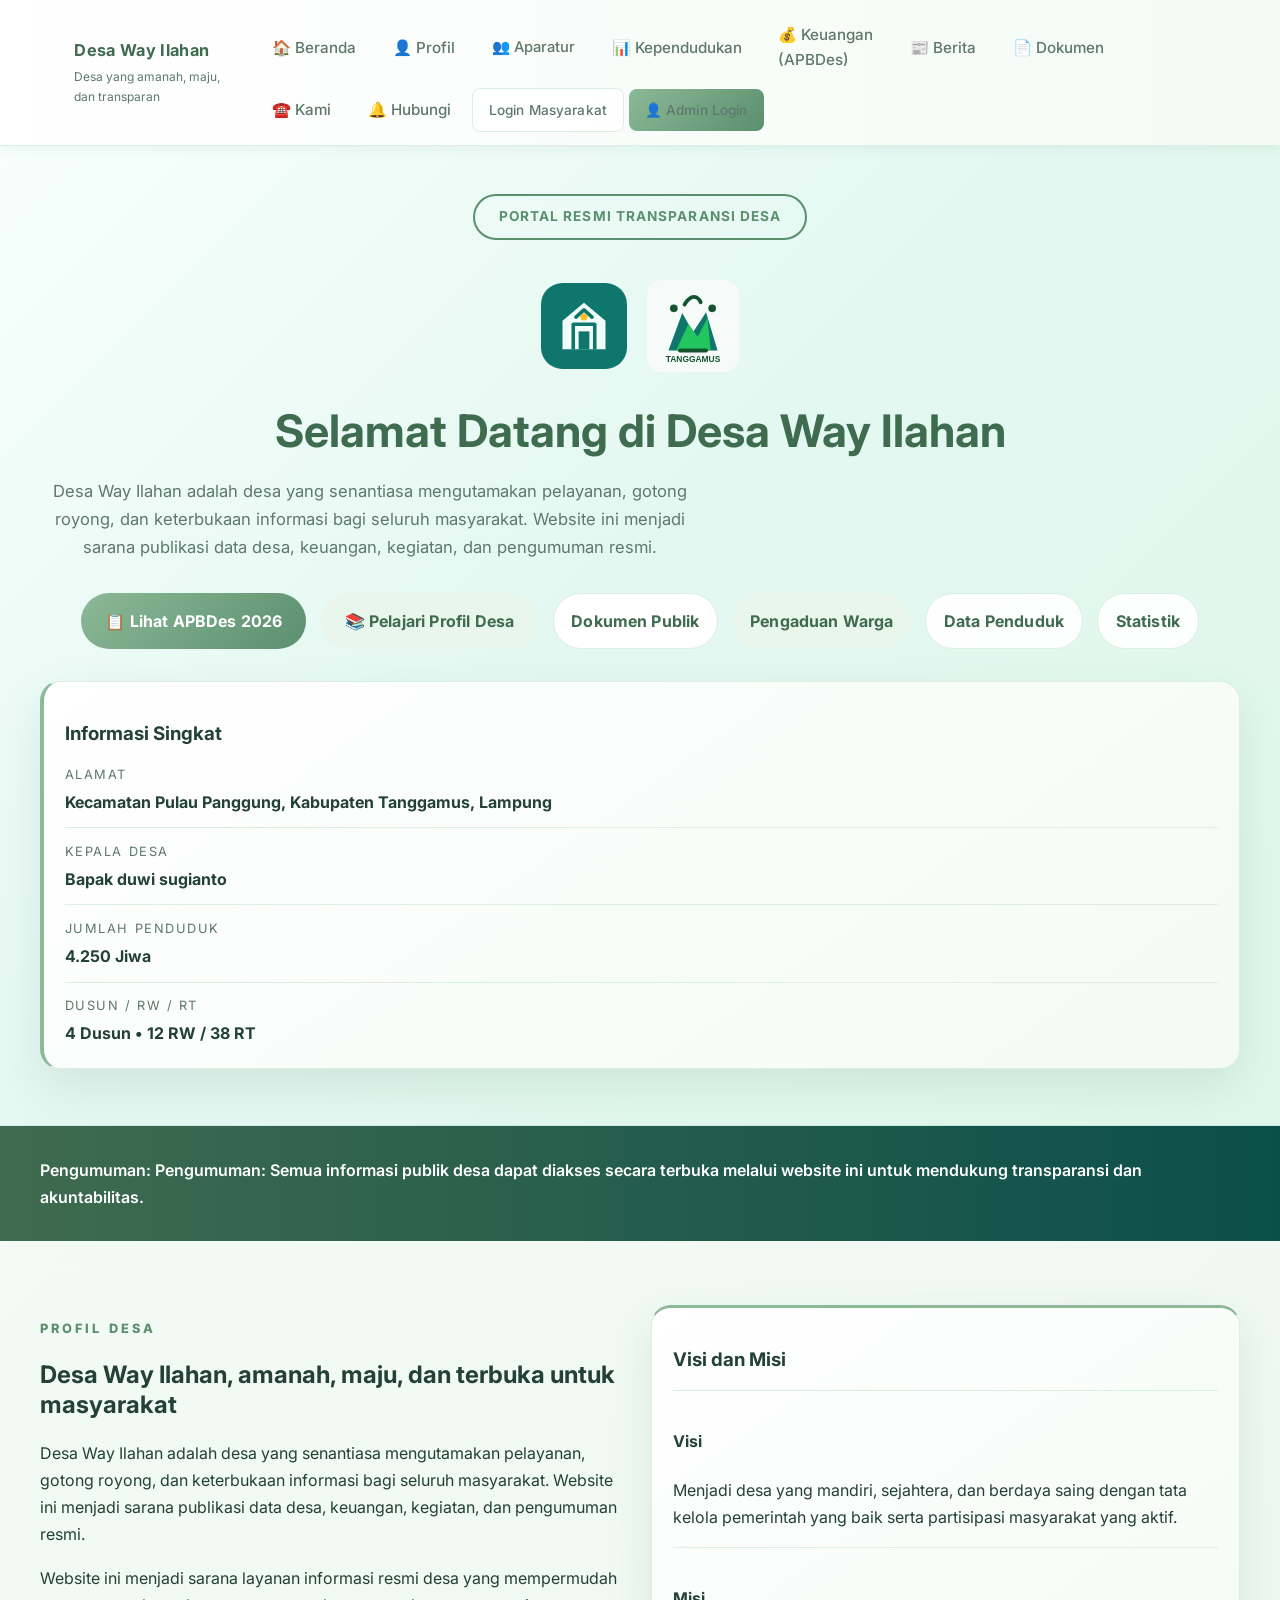
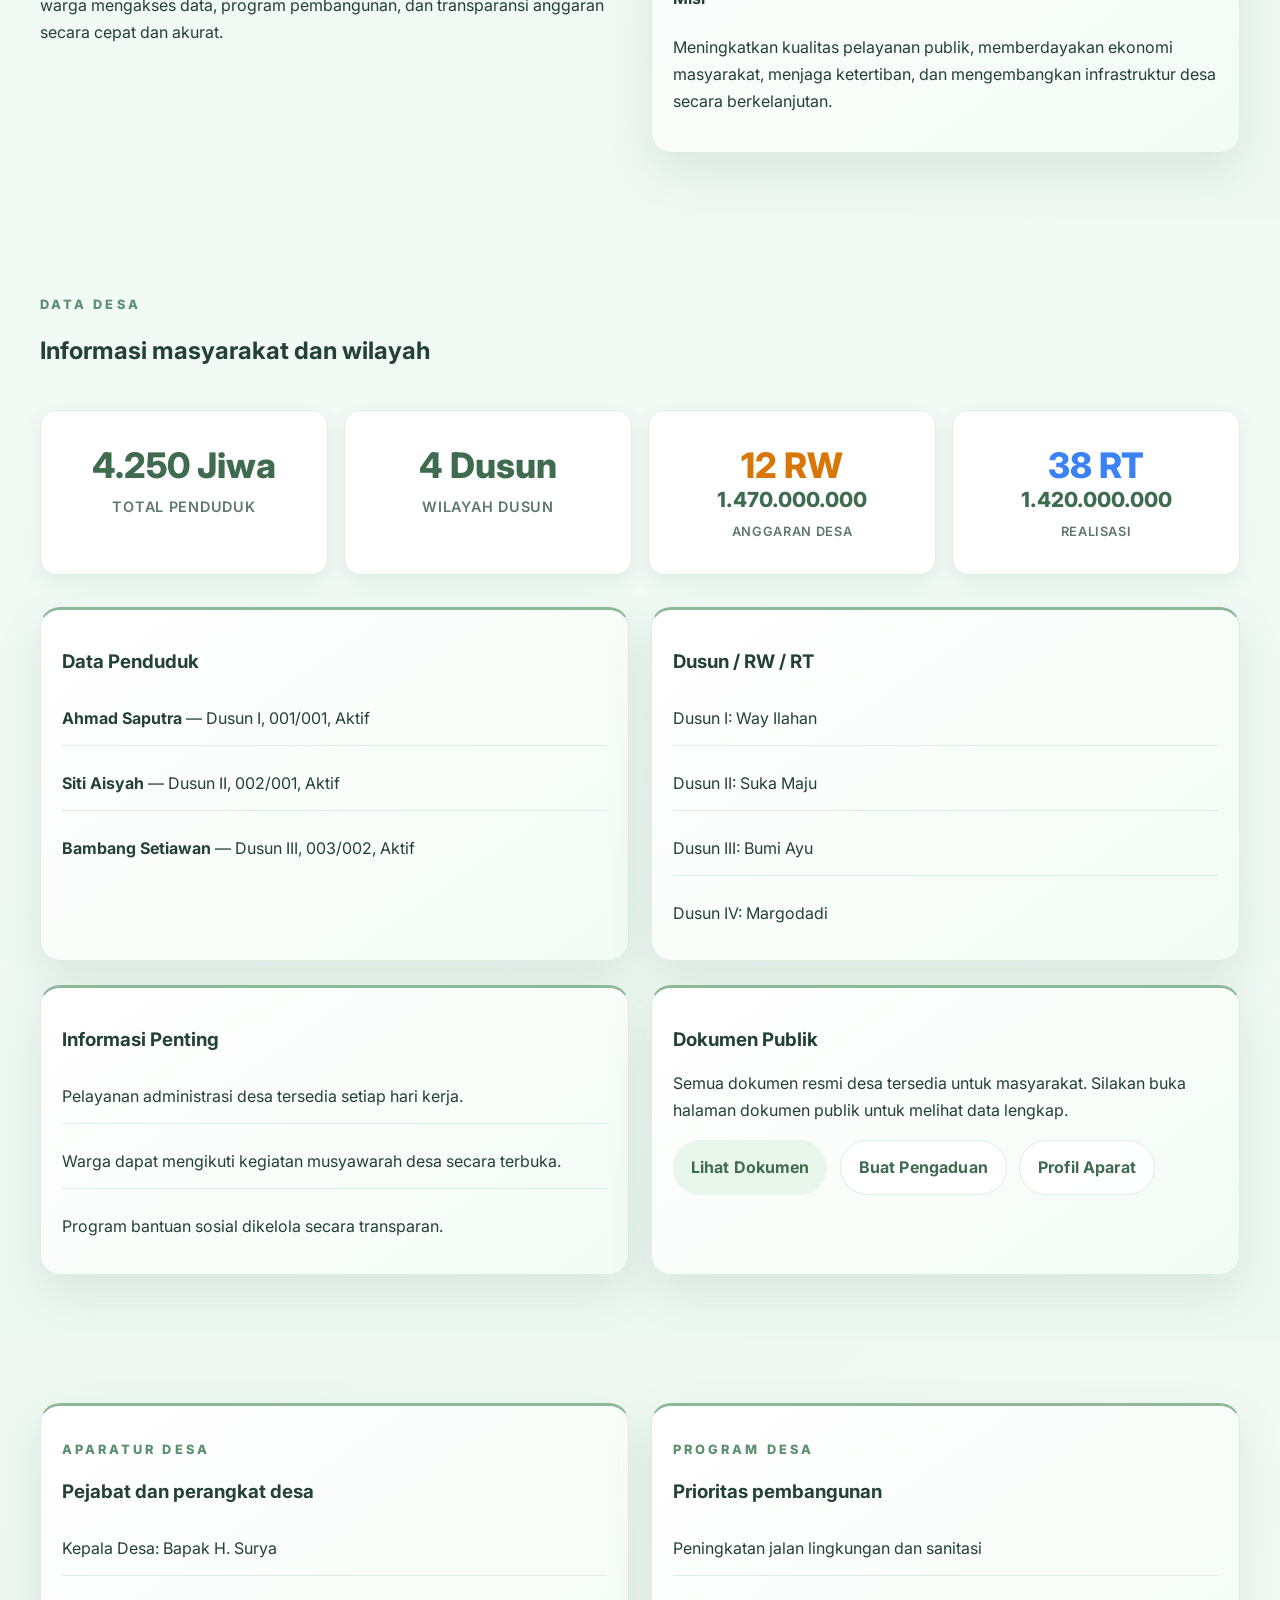
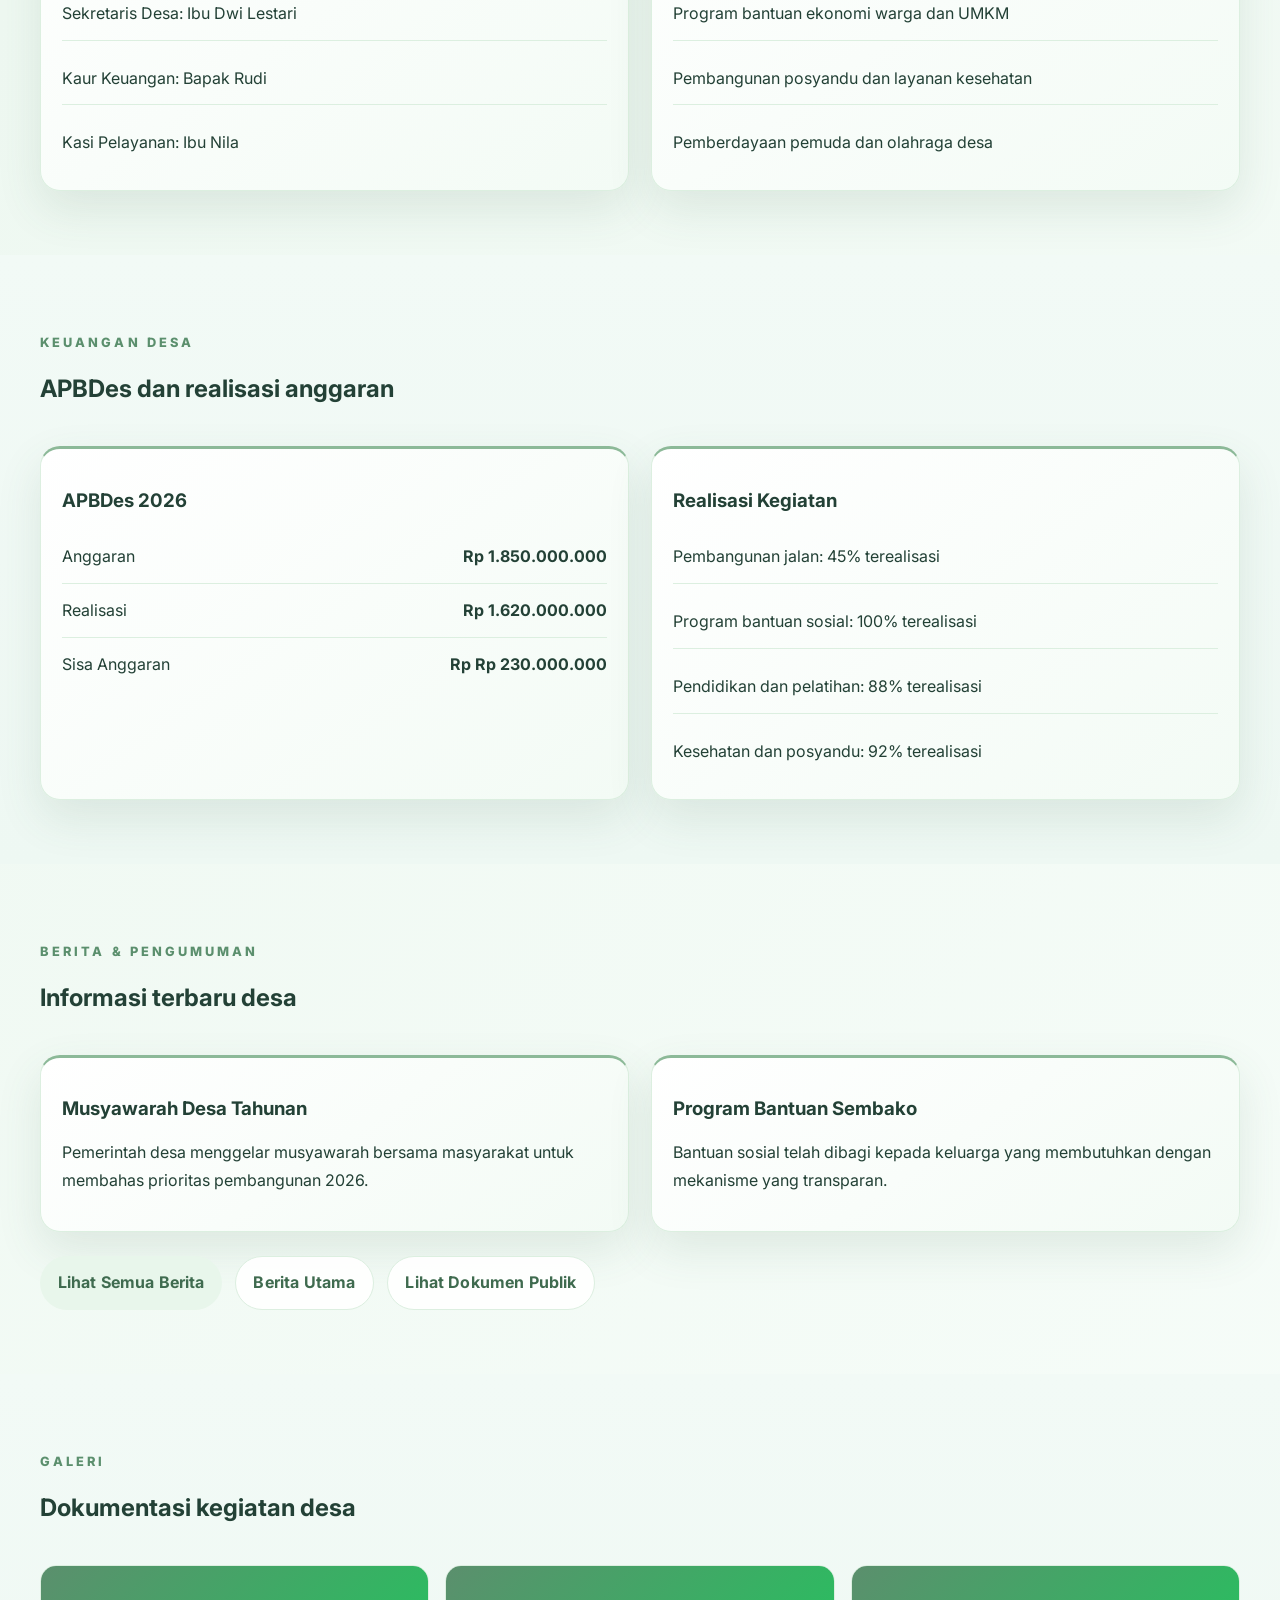
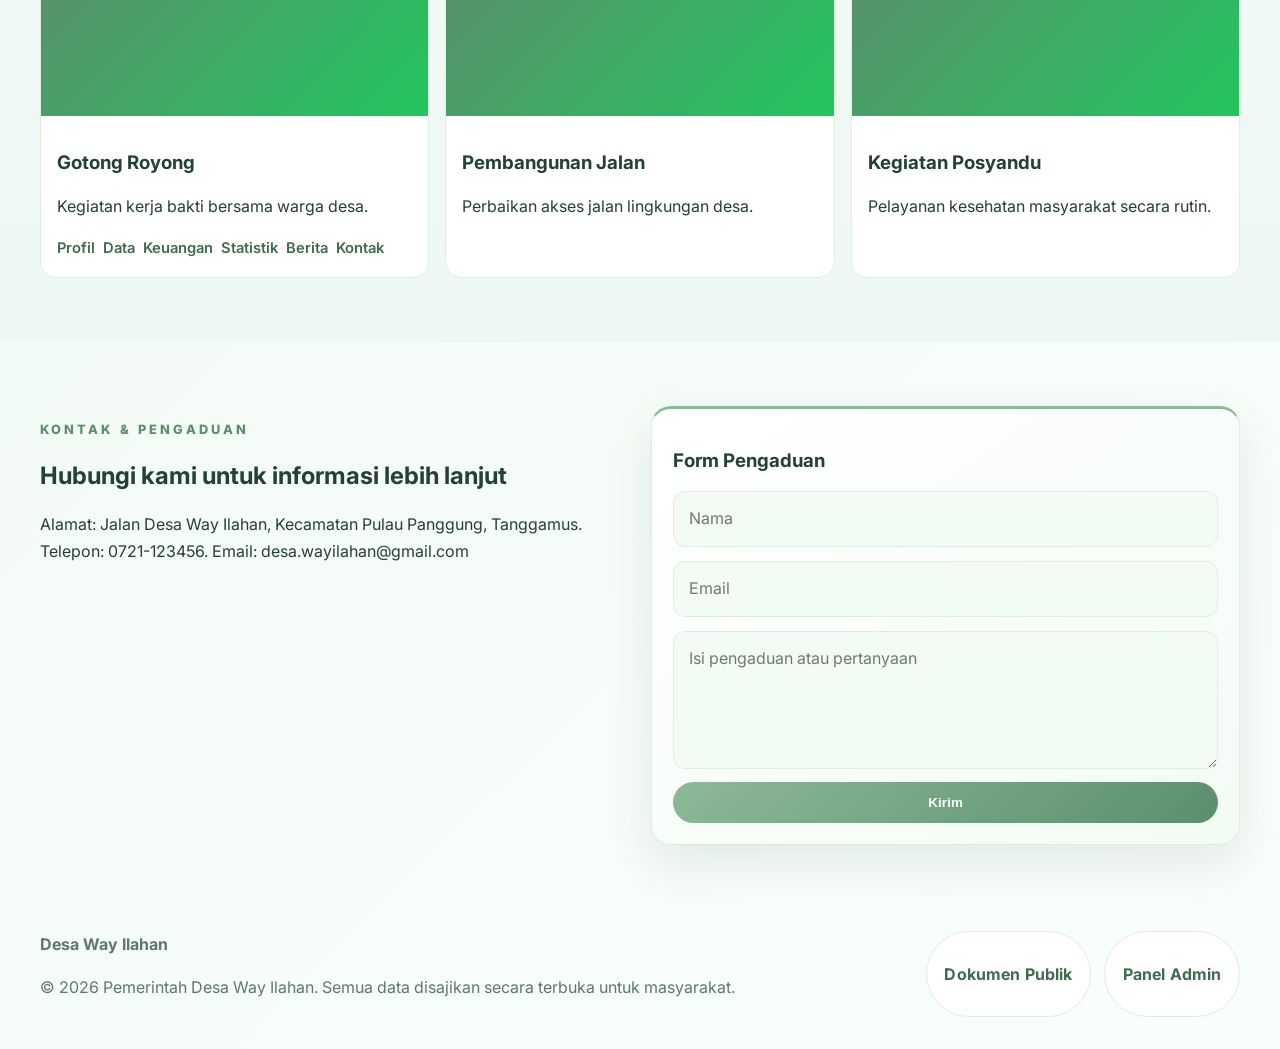
<file: index.html>
<!DOCTYPE html>
<html lang="id">
  <head>
    <meta charset="UTF-8" />
    <meta name="viewport" content="width=device-width, initial-scale=1.0" />
    <title>Sistem Data Desa Way Ilahan</title>
    <meta name="description" content="Website resmi transparansi data dan keuangan Desa Way Ilahan, Kecamatan Pulau Panggung, Kabupaten Tanggamus, Lampung." />
    <link rel="preconnect" href="https://fonts.googleapis.com" />
    <link rel="preconnect" href="https://fonts.gstatic.com" crossorigin />
    <link href="https://fonts.googleapis.com/css2?family=Inter:wght@400;500;600;700;800&display=swap" rel="stylesheet" />
    <link rel="stylesheet" href="styles.css" />
  </head>
  <body data-page="public">
    <header class="topbar">
      <div class="nav-wrap">
        <a class="brand" href="#home">
          <strong id="site-name">Desa Way Ilahan</strong>
          <span id="site-tagline" style="font-size: 0.75rem;">TANGGAMUS, LAMPUNG</span>
        </a>
        <button class="menu-toggle" id="menu-toggle" aria-label="Buka menu navigasi" type="button">☰</button>
        <nav class="nav-links" id="nav-links">
          <a href="#home">🏠 Beranda</a>
          <a href="#profil">👤 Profil</a>
          <a href="#aparatur" style="font-size: 0.92rem;">👥 Aparatur</a>
          <a href="#data">📊 Kependudukan</a>
          <a href="#keuangan">💰 Keuangan<br/>(APBDes)</a>
          <a href="berita.html">📰 Berita</a>
          <a href="dokumen.html">📄 Dokumen</a>
          <a href="#kontak">☎️ Kami</a>
          <a href="#kontak">🔔 Hubungi</a>
          <a class="btn btn-outline" href="masyarakat.html" style="font-size: 0.85rem;">Login Masyarakat</a>
          <a class="btn btn-primary" href="admin.html" style="font-size: 0.85rem;">👤 Admin Login</a>
        </nav>
      </div>
    </header>

    <main id="home">
      <section class="hero">
        <div class="container hero-grid">
          <div>
            <div style="text-align: center; margin-bottom: 1.5rem;">
              <div style="display: inline-block; padding: 0.6rem 1.5rem; border: 2px solid var(--green); border-radius: 999px; color: var(--green); font-weight: 700; font-size: 0.85rem; letter-spacing: 0.08em; margin-bottom: 1rem;">
                PORTAL RESMI TRANSPARANSI DESA
              </div>
            </div>
            <div class="brand-logos" style="justify-content: center;">
              <img class="hero-logo" src="assets/logo-desa.svg" alt="Logo Desa Way Ilahan" />
              <img class="hero-logo hero-logo--tanggamus" src="assets/logo-tanggamus.svg" alt="Logo Kabupaten Tanggamus" />
            </div>
            <h1 id="hero-title" style="text-align: center; font-size: 2.8rem;">SIDATRA Desa Way Ilahan</h1>
            <p id="hero-description" class="hero-text" style="text-align: center; margin-bottom: 2rem;"></p>
            <div class="hero-actions" style="justify-content: center;">
              <a class="btn btn-primary" href="#keuangan" style="font-size: 1rem; padding: 0.9rem 1.5rem;">📋 Lihat APBDes 2026</a>
              <a class="btn btn-secondary" href="#profil" style="font-size: 1rem; padding: 0.9rem 1.5rem;">📚 Pelajari Profil Desa</a>
              <a class="btn btn-outline" href="dokumen.html">Dokumen Publik</a>
              <a class="btn btn-secondary" href="pengaduan.html">Pengaduan Warga</a>
              <a class="btn btn-outline" href="data-penduduk.html">Data Penduduk</a>
              <a class="btn btn-outline" href="statistik.html">Statistik</a>
            </div>
          </div>
          <div class="hero-card">
            <h3>Informasi Singkat</h3>
            <ul>
              <li><span>Alamat</span><strong id="desa-address">Kecamatan Pulau Panggung, Kabupaten Tanggamus, Lampung</strong></li>
              <li><span>Kepala Desa</span><strong id="kepala-desa">-</strong></li>
              <li><span>Jumlah Penduduk</span><strong id="penduduk-hero">-</strong></li>
              <li><span>Dusun / RW / RT</span><strong id="dusun-hero">-</strong></li>
            </ul>
          </div>
        </div>
      </section>

      <section class="announcement">
        <div class="container">
          <p id="pengumuman-text">Pengumuman: Silakan gunakan informasi publik ini sebagai sarana transparansi desa.</p>
        </div>
      </section>

      <section id="profil" class="section">
        <div class="container grid-2">
          <div>
            <p class="eyebrow">Profil Desa</p>
            <h2>Desa Way Ilahan, amanah, maju, dan terbuka untuk masyarakat</h2>
            <p id="profil-text"></p>
            <p>Website ini menjadi sarana layanan informasi resmi desa yang mempermudah warga mengakses data, program pembangunan, dan transparansi anggaran secara cepat dan akurat.</p>
          </div>
          <div class="card">
            <h3>Visi dan Misi</h3>
            <div class="vision-block">
              <h4>Visi</h4>
              <p id="visi-text"></p>
            </div>
            <div class="vision-block">
              <h4>Misi</h4>
              <p id="misi-text"></p>
            </div>
          </div>
        </div>
      </section>

      <section id="data" class="section alt-bg">
        <div class="container">
          <div class="section-head">
            <div>
              <p class="eyebrow">Data Desa</p>
              <h2>Informasi masyarakat dan wilayah</h2>
            </div>
          </div>
          <div class="stats-grid">
            <article class="stat-card">
              <h3 id="stat-penduduk">0</h3>
              <p>TOTAL PENDUDUK</p>
            </article>
            <article class="stat-card">
              <h3 id="stat-dusun">0</h3>
              <p>WILAYAH DUSUN</p>
            </article>
            <article class="stat-card">
              <h3 id="stat-rw" style="color: #d97706;">Rp</h3>
              <h3 style="font-size: 1.3rem; margin: 0;">1.470.000.000</h3>
              <p style="font-size: 0.8rem;">ANGGARAN DESA</p>
            </article>
            <article class="stat-card">
              <h3 id="stat-rt" style="color: #3b82f6;">Rp</h3>
              <h3 style="font-size: 1.3rem; margin: 0;">1.420.000.000</h3>
              <p style="font-size: 0.8rem;">REALISASI</p>
            </article>
          </div>

          <div class="grid-2 mt-24">
            <div class="card">
              <h3>Data Penduduk</h3>
              <ul class="list" id="penduduk-list"></ul>
            </div>
            <div class="card">
              <h3>Dusun / RW / RT</h3>
              <ul class="list" id="dusun-list"></ul>
            </div>
          </div>

          <div class="grid-2 mt-24">
            <div class="card">
              <h3>Informasi Penting</h3>
              <ul class="list">
                <li>Pelayanan administrasi desa tersedia setiap hari kerja.</li>
                <li>Warga dapat mengikuti kegiatan musyawarah desa secara terbuka.</li>
                <li>Program bantuan sosial dikelola secara transparan.</li>
              </ul>
            </div>
            <div class="card">
              <h3>Dokumen Publik</h3>
              <p>Semua dokumen resmi desa tersedia untuk masyarakat. Silakan buka halaman dokumen publik untuk melihat data lengkap.</p>
              <div class="dashboard-actions">
                <a class="btn btn-secondary" href="dokumen.html">Lihat Dokumen</a>
                <a class="btn btn-outline" href="pengaduan.html">Buat Pengaduan</a>
                <a class="btn btn-outline" href="aparat-detail.html">Profil Aparat</a>
              </div>
            </div>
          </div>
        </div>
      </section>

      <section class="section">
        <div class="container grid-2">
          <div class="card">
            <p class="eyebrow">Aparatur Desa</p>
            <h3>Pejabat dan perangkat desa</h3>
            <ul class="list" id="aparatur-list"></ul>
          </div>
          <div class="card">
            <p class="eyebrow">Program Desa</p>
            <h3>Prioritas pembangunan</h3>
            <ul class="list" id="program-list"></ul>
          </div>
        </div>
      </section>

      <section id="keuangan" class="section alt-bg">
        <div class="container">
          <div class="section-head">
            <div>
              <p class="eyebrow">Keuangan Desa</p>
              <h2>APBDes dan realisasi anggaran</h2>
            </div>
          </div>
          <div class="grid-2">
            <div class="card">
              <h3>APBDes 2026</h3>
              <div class="money-row"><span>Anggaran</span><strong id="anggaran-value">Rp0</strong></div>
              <div class="money-row"><span>Realisasi</span><strong id="realisasi-value">Rp0</strong></div>
              <div class="money-row"><span>Sisa Anggaran</span><strong id="sisa-value">Rp0</strong></div>
            </div>
            <div class="card">
              <h3>Realisasi Kegiatan</h3>
              <ul class="list" id="keuangan-list"></ul>
            </div>
          </div>
        </div>
      </section>

      <section id="berita" class="section">
        <div class="container">
          <div class="section-head">
            <div>
              <p class="eyebrow">Berita & Pengumuman</p>
              <h2>Informasi terbaru desa</h2>
            </div>
          </div>
          <div class="grid-2" id="berita-list"></div>
          <div class="dashboard-actions mt-24">
            <a class="btn btn-secondary" href="berita.html">Lihat Semua Berita</a>
            <a class="btn btn-outline" href="berita-detail.html">Berita Utama</a>
            <a class="btn btn-outline" href="dokumen.html">Lihat Dokumen Publik</a>
          </div>
        </div>
      </section>

      <section class="section alt-bg">
        <div class="container">
          <div class="section-head">
            <div>
              <p class="eyebrow">Galeri</p>
              <h2>Dokumentasi kegiatan desa</h2>
            </div>
          </div>
          <div class="gallery-grid" id="gallery-list"></div>
        </div>
      </section>

      <section id="kontak" class="section">
        <div class="container grid-2">
          <div>
            <p class="eyebrow">Kontak & Pengaduan</p>
            <h2>Hubungi kami untuk informasi lebih lanjut</h2>
            <p id="contact-text"></p>
          </div>
          <div class="card">
            <h3>Form Pengaduan</h3>
            <form class="contact-form">
              <input type="text" placeholder="Nama" required />
              <input type="email" placeholder="Email" required />
              <textarea rows="4" placeholder="Isi pengaduan atau pertanyaan" required></textarea>
              <button class="btn btn-primary" type="submit">Kirim</button>
            </form>
          </div>
        </div>
      </section>
    </main>

    <footer class="footer">
      <div class="container footer-wrap">
        <div>
          <strong>Desa Way Ilahan</strong>
          <p>© <span id="footer-year"></span> Pemerintah Desa Way Ilahan. Semua data disajikan secara terbuka untuk masyarakat.</p>
        </div>
        <div class="dashboard-actions">
          <a class="btn btn-outline" href="dokumen.html">Dokumen Publik</a>
          <a class="btn btn-outline" href="admin.html">Panel Admin</a>
        </div>
      </div>
    </footer>

    <script src="script.js"></script>
  </body>
</html>
</file>
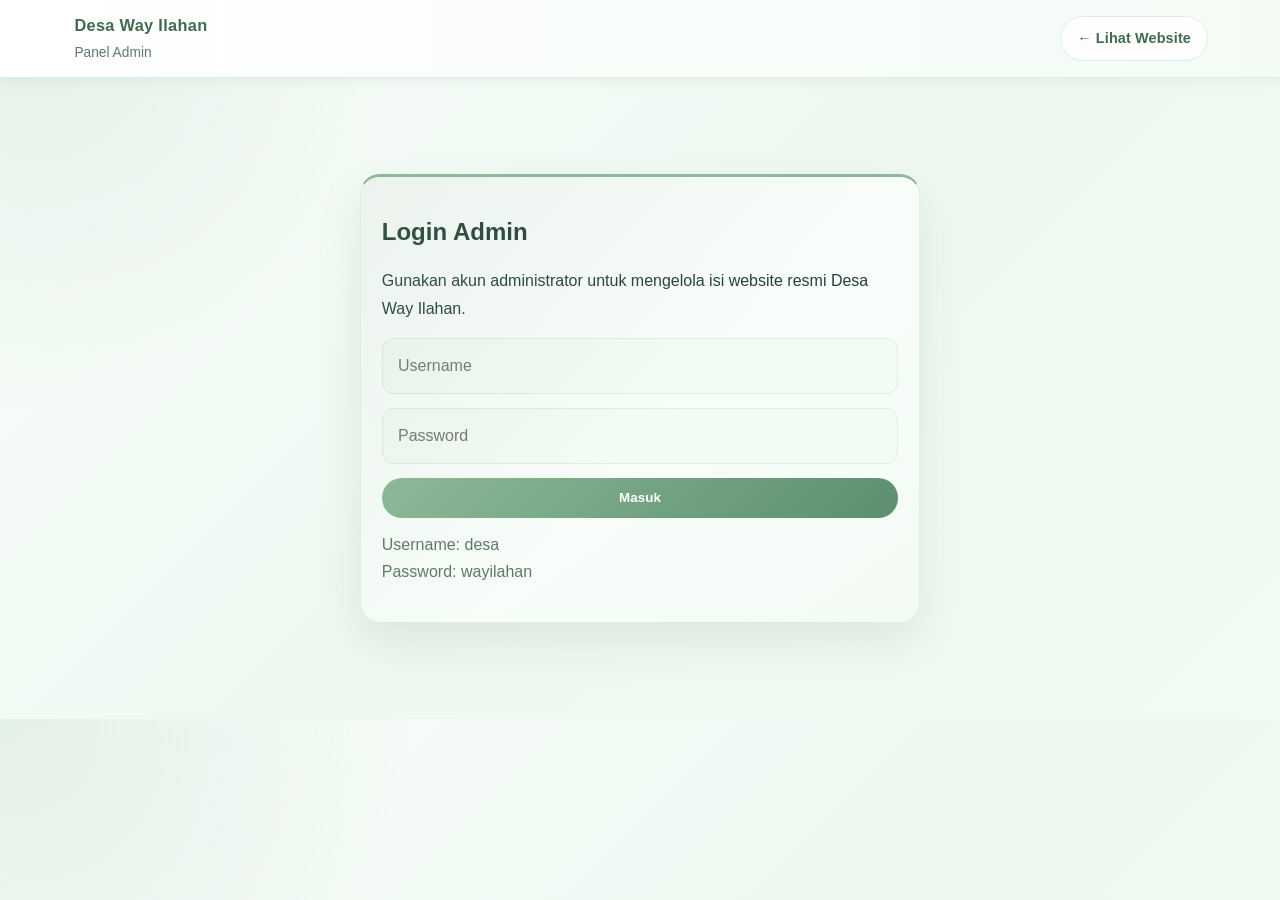
<file: admin.html>
<!DOCTYPE html>
<html lang="id">
  <head>
    <meta charset="UTF-8" />
    <meta name="viewport" content="width=device-width, initial-scale=1.0" />
    <title>Admin Desa Way Ilahan</title>
    <link rel="stylesheet" href="styles.css" />
  </head>
  <body data-page="admin">
    <header class="topbar">
      <div class="nav-wrap">
        <a class="brand" href="index.html">
          <strong>Desa Way Ilahan</strong>
          <span>Panel Admin</span>
        </a>
        <div style="display: flex; gap: 0.8rem; align-items: center;">
          <span id="admin-name" style="font-size: 0.95rem; color: var(--muted); font-weight: 500;"></span>
          <a class="btn btn-outline" href="index.html" style="font-size: 0.9rem; padding: 0.6rem 1rem;">← Lihat Website</a>
        </div>
      </div>
    </header>

    <main class="section">
      <div class="container">
        <div id="login-card" class="card auth-card">
          <h2>Login Admin</h2>
          <p>Gunakan akun administrator untuk mengelola isi website resmi Desa Way Ilahan.</p>
          <form id="login-form" class="contact-form">
            <input id="username" type="text" placeholder="Username" required />
            <input id="password" type="password" placeholder="Password" required />
            <button class="btn btn-primary" type="submit">Masuk</button>
          </form>
          <p class="hint">Username: desa<br />Password: wayilahan</p>
        </div>

        <div id="dashboard-card" class="card admin-card hidden dashboard-shell">
          <div class="dashboard-layout">
            <aside class="sidebar">
              <h3>📊 Menu Admin</h3>
              <a href="#overview" onclick="document.getElementById('content').scrollIntoView()">📈 Overview Dashboard</a>
              <a href="kelola-penduduk.html">👥 Data Penduduk</a>
              <a href="#aparat-section" onclick="document.getElementById('aparat-preview').parentElement.parentElement.scrollIntoView()">👔 Aparatur Desa</a>
              <a href="kelola-berita.html">📰 Berita & Pengumuman</a>
              <a href="#keuangan-section" onclick="document.getElementById('keuangan-preview').parentElement.scrollIntoView()">💰 Keuangan (APBDes)</a>
              <a href="dokumen.html">📄 Dokumen Publik</a>
              <a href="#gallery-section" onclick="document.getElementById('gallery-preview-list').scrollIntoView()">🖼️ Galeri Kegiatan</a>
              <a href="pengaduan.html">📥 Pengaduan Warga</a>
              <button id="logout-btn" class="btn btn-outline" type="button" style="margin-top: auto; border-color: rgba(255,255,255,0.3); color: rgba(255,255,255,0.9);">🚪 Logout</button>
            </aside>
            <div class="dashboard-main">
              <div class="dashboard-head" id="overview">
                <div>
                  <p class="eyebrow">Welcome Back</p>
                  <h2>Selamat Datang, Administrator Desa Way Ilahan</h2>
                </div>
              </div>

              <div id="activity" class="activity-card">
                <h3>Pengaduan & Aspirasi Warga Terbaru</h3>

                <div class="hint" style="margin-top: 0.5rem;">
                  Data pengaduan tersimpan di browser (localStorage) dan bisa dikelola admin.
                </div>

                <table class="table" style="margin-top: 1rem;">
                  <thead>
                    <tr>
                      <th>Nomor Tiket</th>
                      <th>Nama Warga</th>
                      <th>Subjek</th>
                      <th>Tanggal Masuk</th>
                      <th>Status</th>
                      <th>Aksi</th>
                    </tr>
                  </thead>
                  <tbody id="pengaduan-table">
                    <tr>
                      <td colspan="6" style="text-align: center; padding: 2rem;">Belum ada aspirasi atau pengaduan masuk.</td>
                    </tr>
                  </tbody>
                </table>
              </div>

              <div class="dashboard-summary">
                <div class="summary-card">
                  <strong id="stat-aparatur">10</strong>
                  <span>Aparatur Desa</span>
                </div>
                <div class="summary-card">
                  <strong id="stat-berita">3</strong>
                  <span>Berita / Pengumuman</span>
                </div>
                <div class="summary-card">
                  <strong id="stat-pengaduan">0</strong>
                  <span>Pengaduan Unread</span>
                </div>
                <div class="summary-card">
                  <strong id="stat-dokumen">2</strong>
                  <span>Dokumen Publik</span>
                </div>
              </div>
            <div class="grid-2">
              <label>
                Nama Desa
                <input id="desaName" type="text" />
              </label>
              <label>
                Slogan / Tagline
                <input id="tagline" type="text" />
              </label>
            </div>

            <label>
              Deskripsi Desa
              <textarea id="profile" rows="4"></textarea>
            </label>

            <div class="grid-2">
              <label>
                Visi
                <textarea id="visi" rows="3"></textarea>
              </label>
              <label>
                Misi
                <textarea id="misi" rows="3"></textarea>
              </label>
            </div>

            <div class="grid-2">
              <label>
                Jumlah Penduduk
                <input id="totalPenduduk" type="text" />
              </label>
              <label>
                Kepala Desa
                <input id="kepalaDesa" type="text" />
              </label>
            </div>

            <div class="grid-2">
              <label>
                Jumlah Dusun
                <input id="dusunCount" type="text" />
              </label>
              <label>
                Jumlah RW / RT
                <input id="rwRt" type="text" />
              </label>
            </div>

            <div class="grid-2">
              <label>
                Anggaran APBDes
                <input id="anggaran" type="text" />
              </label>
              <label>
                Realisasi
                <input id="realisasi" type="text" />
              </label>
            </div>

            <label>
              Pengumuman Terbaru
              <textarea id="pengumuman" rows="3"></textarea>
            </label>

            <label>
              Kontak / Pengaduan
              <textarea id="contact" rows="3"></textarea>
            </label>

            <label>
              Unggah Foto Desa / Kegiatan
              <input id="heroImageInput" type="file" accept="image/*" />
            </label>
            <label>
              Link untuk foto yang diunggah (opsional)
              <input id="galleryLinkInput" type="text" placeholder="https://contoh.com/berita" />
            </label>
            <div class="card">
              <h3>Pratinjau Foto</h3>
              <img id="hero-image-preview" class="image-preview" src="assets/banner-desa.svg" alt="Pratinjau gambar desa" />
            </div>

            <label>
              Tambah Galeri Foto (bisa lebih dari satu)
              <input id="galleryImageInput" type="file" accept="image/*" multiple />
            </label>
            <div class="card">
              <h3>Galeri Foto Saat Ini</h3>
              <div id="gallery-preview-list" class="gallery-admin-grid"></div>
            </div>

            <div class="grid-2">
              <div class="card">
                <h3>Kelola Aparat Desa</h3>
                <p class="hint">Masukkan satu aparat per baris dengan format: Nama | Jabatan</p>
                <textarea id="aparatInput" rows="6"></textarea>
                <div class="preview-list">
                  <strong>Pratinjau Aparat</strong>
                  <ul id="aparat-preview" class="list"></ul>
                </div>
              </div>
              <div class="card">
                <h3>Kelola Akun Masyarakat</h3>
                <p class="hint">Masukkan satu akun per baris dengan format: Nama Asli | NIK</p>
                <textarea id="masyarakatInput" rows="6"></textarea>
                <div class="preview-list">
                  <strong>Pratinjau Akun</strong>
                  <ul id="masyarakat-preview" class="list"></ul>
                </div>
              </div>
            </div>

            <div class="dashboard-actions">
              <button class="btn btn-primary" type="submit">Simpan Perubahan</button>
              <a class="btn btn-secondary" href="index.html">Lihat Tampilan Publik</a>
            </div>
          </form>
        </div>
      </div>
    </main>

    <script src="script.js"></script>
  </body>
</html>
</file>
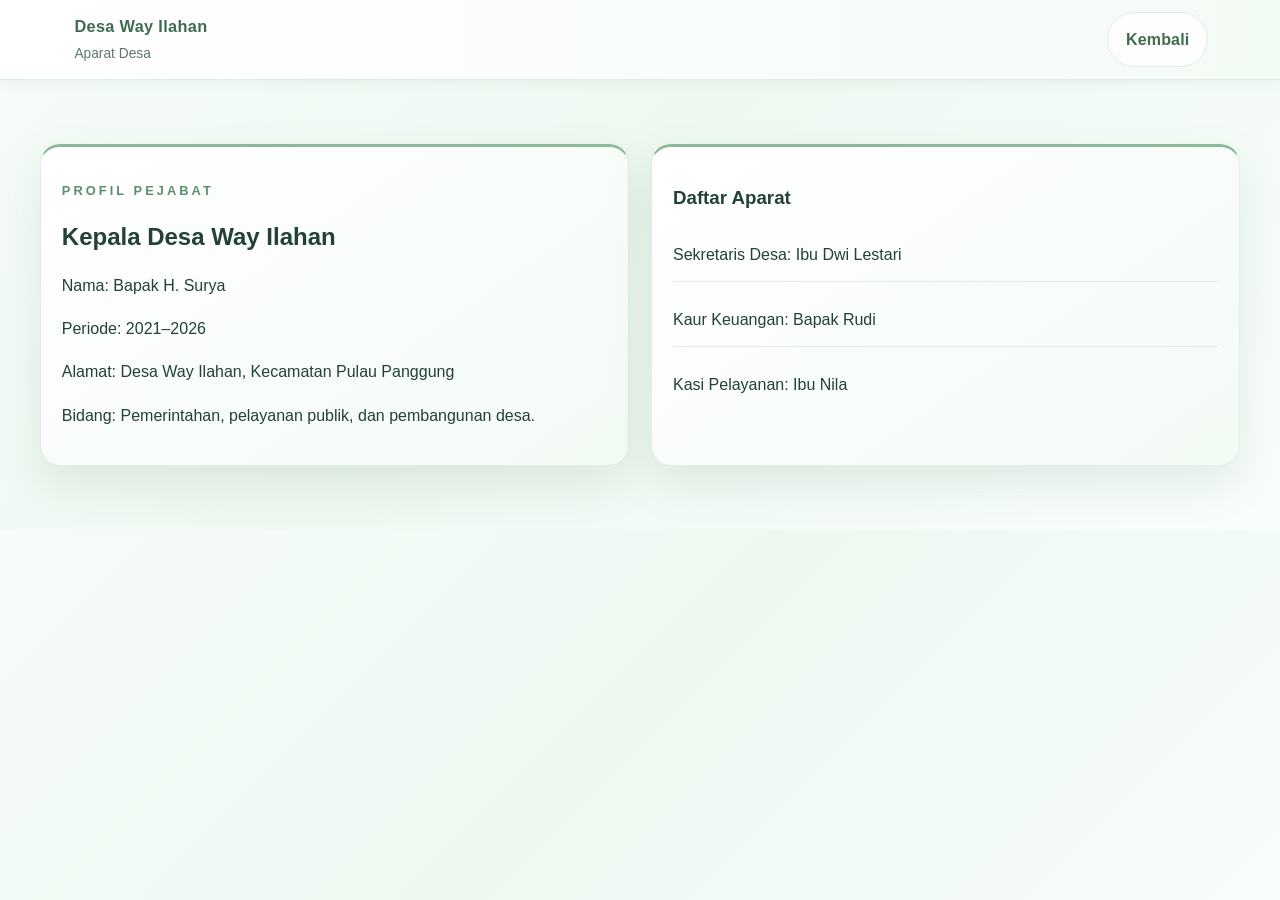
<file: aparat-detail.html>
<!DOCTYPE html>
<html lang="id">
  <head>
    <meta charset="UTF-8" />
    <meta name="viewport" content="width=device-width, initial-scale=1.0" />
    <title>Profil Aparat Desa Way Ilahan</title>
    <link rel="stylesheet" href="styles.css" />
  </head>
  <body>
    <header class="topbar">
      <div class="container nav-wrap">
        <a class="brand" href="index.html">
          <strong>Desa Way Ilahan</strong>
          <span>Aparat Desa</span>
        </a>
        <a class="btn btn-outline" href="index.html">Kembali</a>
      </div>
    </header>

    <main class="section">
      <div class="container grid-2">
        <div class="card">
          <p class="eyebrow">Profil Pejabat</p>
          <h2>Kepala Desa Way Ilahan</h2>
          <p>Nama: Bapak H. Surya</p>
          <p>Periode: 2021–2026</p>
          <p>Alamat: Desa Way Ilahan, Kecamatan Pulau Panggung</p>
          <p>Bidang: Pemerintahan, pelayanan publik, dan pembangunan desa.</p>
        </div>
        <div class="card">
          <h3>Daftar Aparat</h3>
          <ul class="list">
            <li>Sekretaris Desa: Ibu Dwi Lestari</li>
            <li>Kaur Keuangan: Bapak Rudi</li>
            <li>Kasi Pelayanan: Ibu Nila</li>
          </ul>
        </div>
      </div>
    </main>
  </body>
</html>
</file>
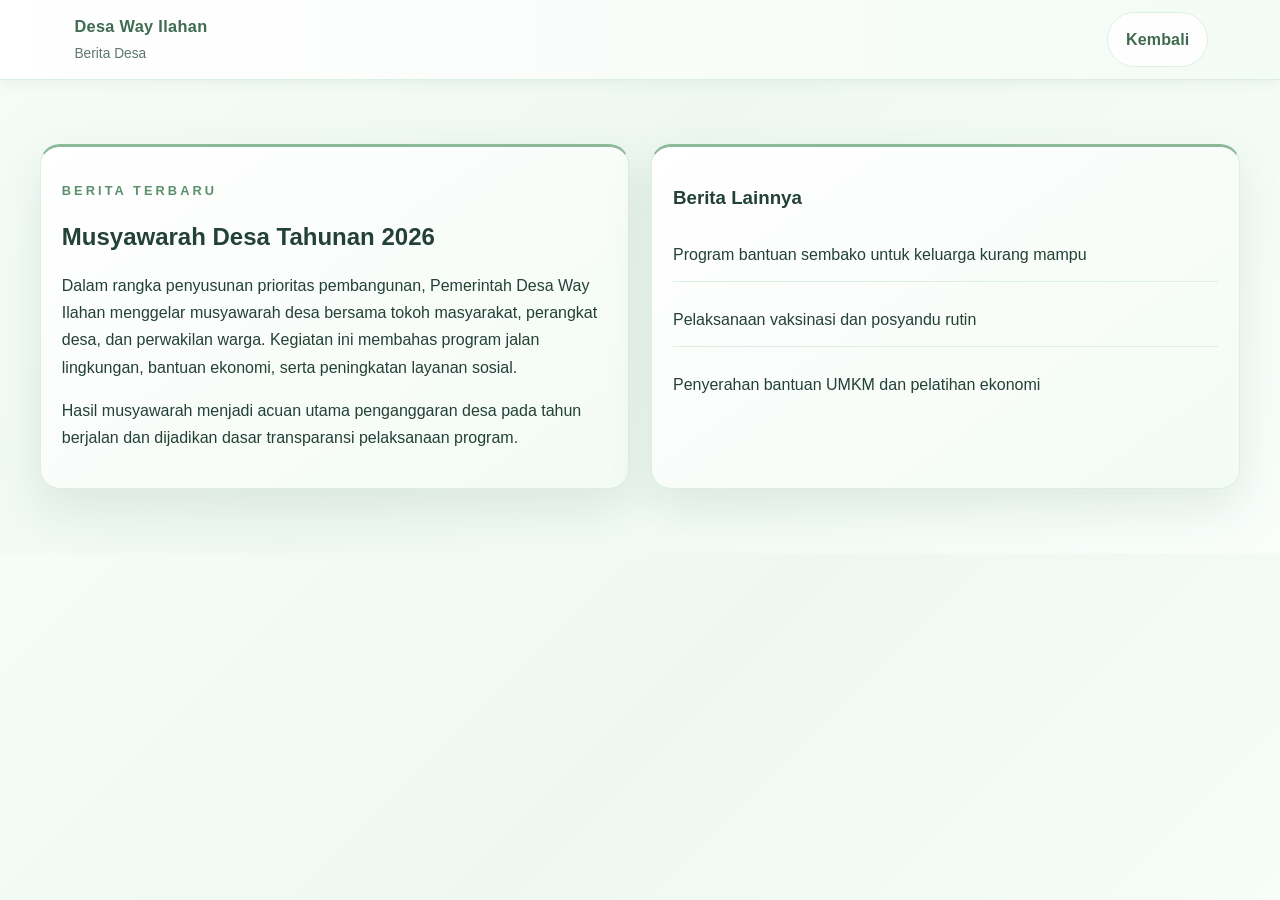
<file: berita-detail.html>
<!DOCTYPE html>
<html lang="id">
  <head>
    <meta charset="UTF-8" />
    <meta name="viewport" content="width=device-width, initial-scale=1.0" />
    <title>Berita Desa Way Ilahan</title>
    <link rel="stylesheet" href="styles.css" />
  </head>
  <body>
    <header class="topbar">
      <div class="container nav-wrap">
        <a class="brand" href="index.html">
          <strong>Desa Way Ilahan</strong>
          <span>Berita Desa</span>
        </a>
        <a class="btn btn-outline" href="index.html">Kembali</a>
      </div>
    </header>

    <main class="section">
      <div class="container grid-2">
        <div class="card">
          <p class="eyebrow">Berita Terbaru</p>
          <h2>Musyawarah Desa Tahunan 2026</h2>
          <p>Dalam rangka penyusunan prioritas pembangunan, Pemerintah Desa Way Ilahan menggelar musyawarah desa bersama tokoh masyarakat, perangkat desa, dan perwakilan warga. Kegiatan ini membahas program jalan lingkungan, bantuan ekonomi, serta peningkatan layanan sosial.</p>
          <p>Hasil musyawarah menjadi acuan utama penganggaran desa pada tahun berjalan dan dijadikan dasar transparansi pelaksanaan program.</p>
        </div>
        <div class="card">
          <h3>Berita Lainnya</h3>
          <ul class="list">
            <li>Program bantuan sembako untuk keluarga kurang mampu</li>
            <li>Pelaksanaan vaksinasi dan posyandu rutin</li>
            <li>Penyerahan bantuan UMKM dan pelatihan ekonomi</li>
          </ul>
        </div>
      </div>
    </main>
  </body>
</html>
</file>
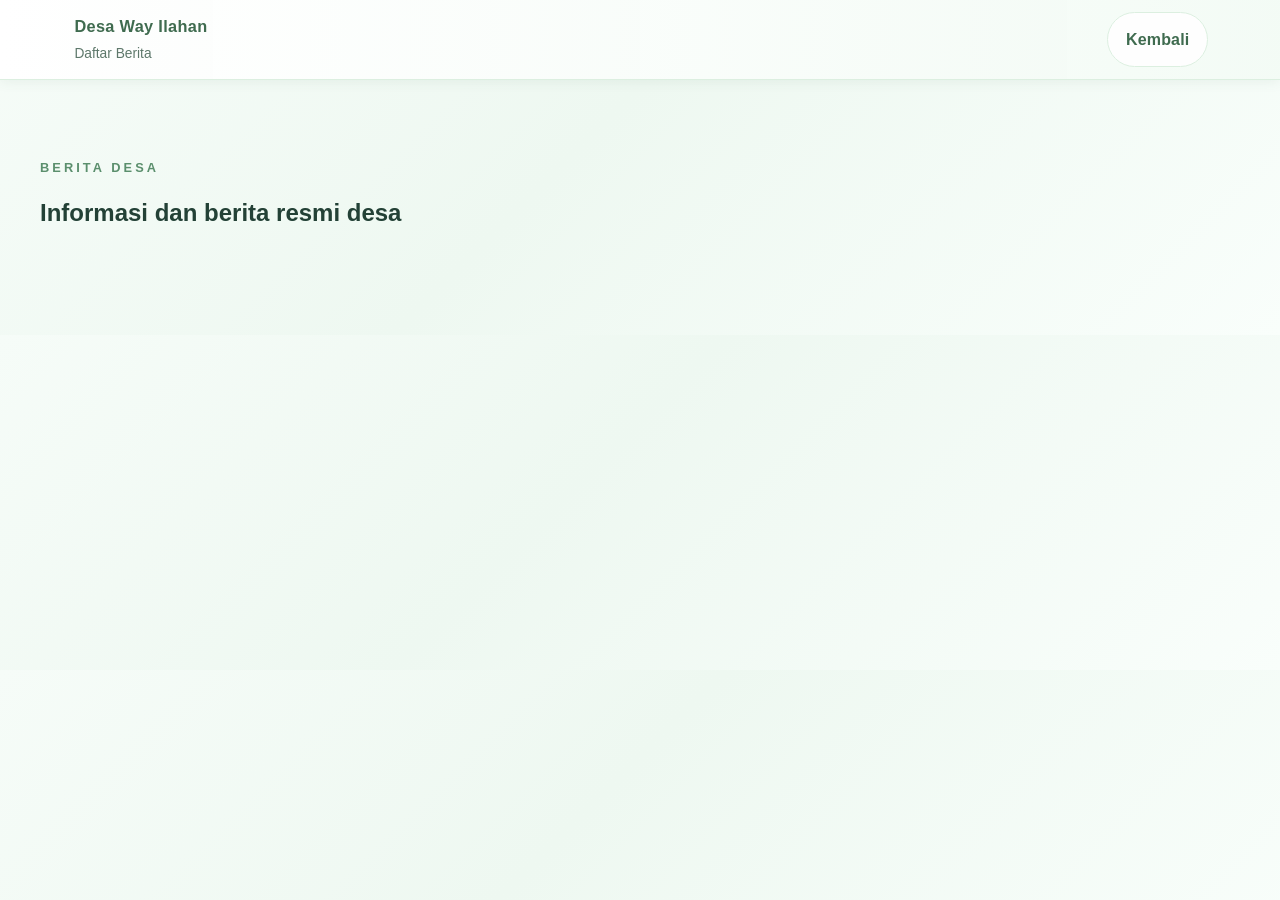
<file: berita.html>
<!DOCTYPE html>
<html lang="id">
  <head>
    <meta charset="UTF-8" />
    <meta name="viewport" content="width=device-width, initial-scale=1.0" />
    <title>Berita Desa Way Ilahan</title>
    <link rel="stylesheet" href="styles.css" />
  </head>
  <body data-page="berita">
    <header class="topbar">
      <div class="container nav-wrap">
        <a class="brand" href="index.html">
          <strong>Desa Way Ilahan</strong>
          <span>Daftar Berita</span>
        </a>
        <a class="btn btn-outline" href="index.html">Kembali</a>
      </div>
    </header>

    <main class="section">
      <div class="container">
        <div class="section-head">
          <div>
            <p class="eyebrow">Berita Desa</p>
            <h2>Informasi dan berita resmi desa</h2>
          </div>
        </div>
        <div class="grid-2" id="berita-page-list"></div>
      </div>
    </main>
  </body>
</html>
</file>
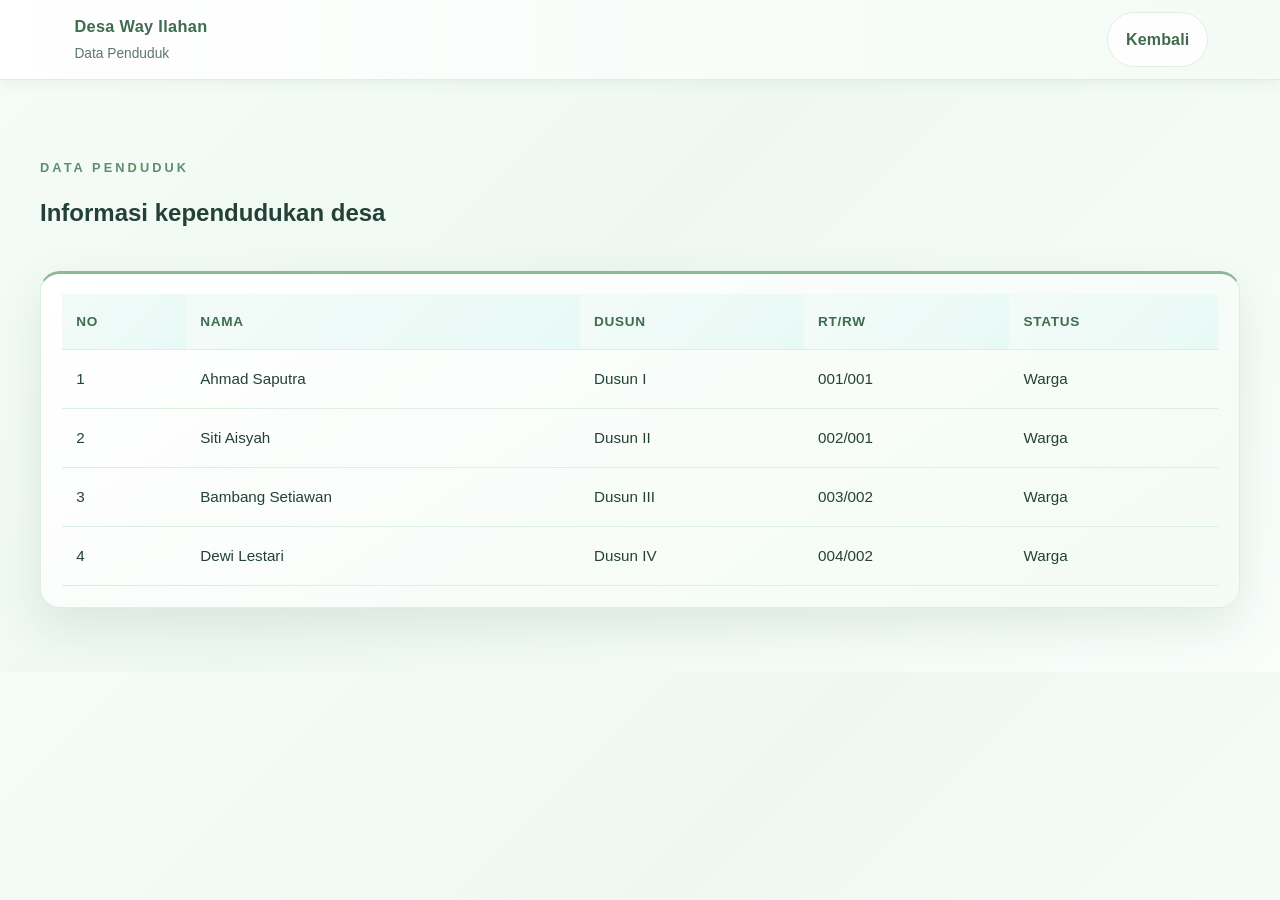
<file: data-penduduk.html>
<!DOCTYPE html>
<html lang="id">
  <head>
    <meta charset="UTF-8" />
    <meta name="viewport" content="width=device-width, initial-scale=1.0" />
    <title>Data Penduduk Desa Way Ilahan</title>
    <link rel="stylesheet" href="styles.css" />
  </head>
  <body>
    <header class="topbar">
      <div class="container nav-wrap">
        <a class="brand" href="index.html">
          <strong>Desa Way Ilahan</strong>
          <span>Data Penduduk</span>
        </a>
        <a class="btn btn-outline" href="index.html">Kembali</a>
      </div>
    </header>

    <main class="section">
      <div class="container">
        <div class="section-head">
          <div>
            <p class="eyebrow">Data Penduduk</p>
            <h2>Informasi kependudukan desa</h2>
          </div>
        </div>
        <div class="card">
          <table class="table">
            <thead>
              <tr>
                <th>No</th>
                <th>Nama</th>
                <th>Dusun</th>
                <th>RT/RW</th>
                <th>Status</th>
              </tr>
            </thead>
            <tbody>
              <tr><td>1</td><td>Ahmad Saputra</td><td>Dusun I</td><td>001/001</td><td>Warga</td></tr>
              <tr><td>2</td><td>Siti Aisyah</td><td>Dusun II</td><td>002/001</td><td>Warga</td></tr>
              <tr><td>3</td><td>Bambang Setiawan</td><td>Dusun III</td><td>003/002</td><td>Warga</td></tr>
              <tr><td>4</td><td>Dewi Lestari</td><td>Dusun IV</td><td>004/002</td><td>Warga</td></tr>
            </tbody>
          </table>
        </div>
      </div>
    </main>
  </body>
</html>
</file>
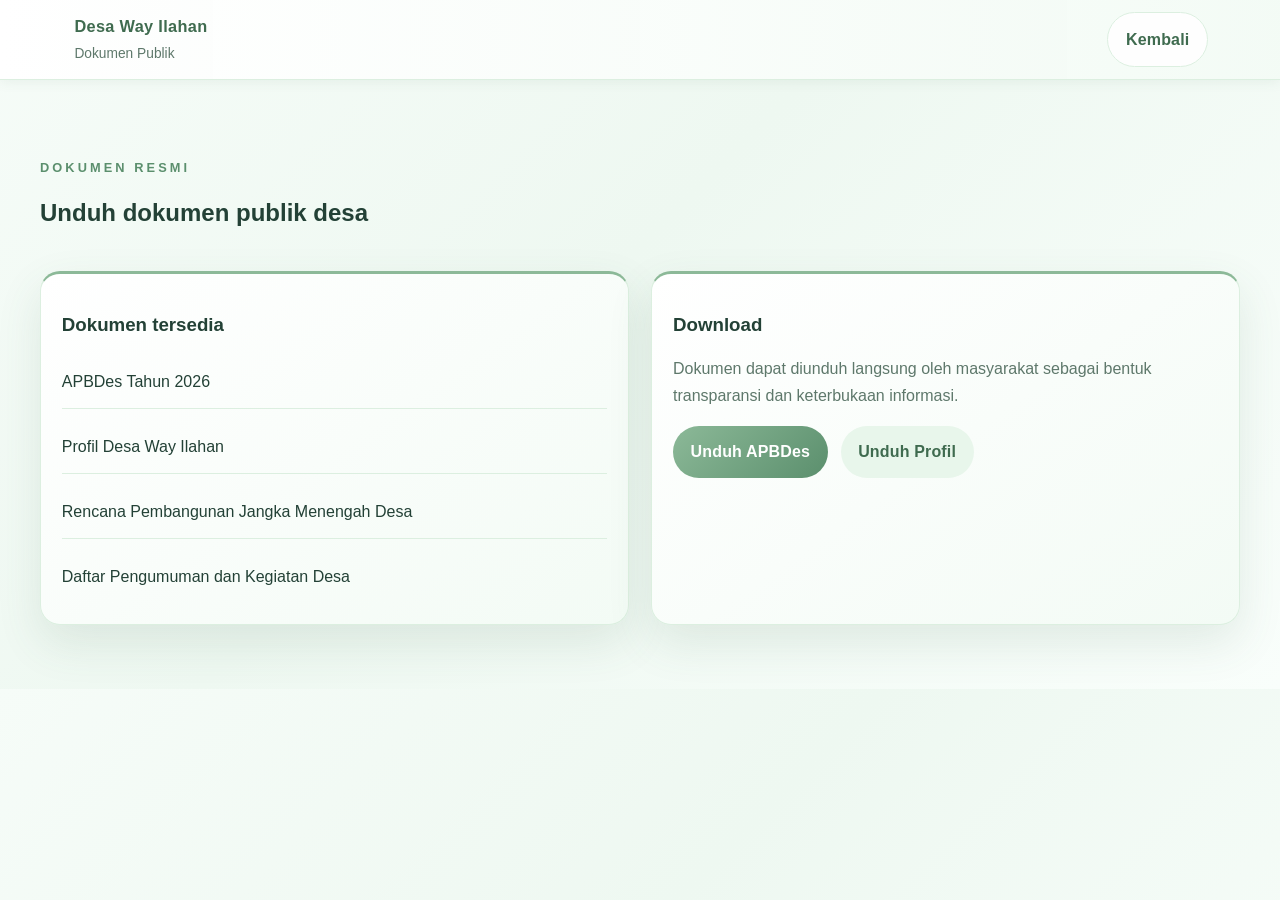
<file: dokumen.html>
<!DOCTYPE html>
<html lang="id">
  <head>
    <meta charset="UTF-8" />
    <meta name="viewport" content="width=device-width, initial-scale=1.0" />
    <title>Dokumen Publik Desa Way Ilahan</title>
    <link rel="stylesheet" href="styles.css" />
  </head>
  <body>
    <header class="topbar">
      <div class="container nav-wrap">
        <a class="brand" href="index.html">
          <strong>Desa Way Ilahan</strong>
          <span>Dokumen Publik</span>
        </a>
        <a class="btn btn-outline" href="index.html">Kembali</a>
      </div>
    </header>

    <main class="section">
      <div class="container">
        <div class="section-head">
          <div>
            <p class="eyebrow">Dokumen Resmi</p>
            <h2>Unduh dokumen publik desa</h2>
          </div>
        </div>
        <div class="grid-2">
          <div class="card">
            <h3>Dokumen tersedia</h3>
            <ul class="list">
              <li>APBDes Tahun 2026</li>
              <li>Profil Desa Way Ilahan</li>
              <li>Rencana Pembangunan Jangka Menengah Desa</li>
              <li>Daftar Pengumuman dan Kegiatan Desa</li>
            </ul>
          </div>
          <div class="card">
            <h3>Download</h3>
            <p class="hint">Dokumen dapat diunduh langsung oleh masyarakat sebagai bentuk transparansi dan keterbukaan informasi.</p>
            <div class="dashboard-actions">
              <a class="btn btn-primary" href="assets/dokumen-apbdes.pdf" download>Unduh APBDes</a>
              <a class="btn btn-secondary" href="assets/dokumen-profil.txt" download>Unduh Profil</a>
            </div>
          </div>
        </div>
      </div>
    </main>
  </body>
</html>
</file>
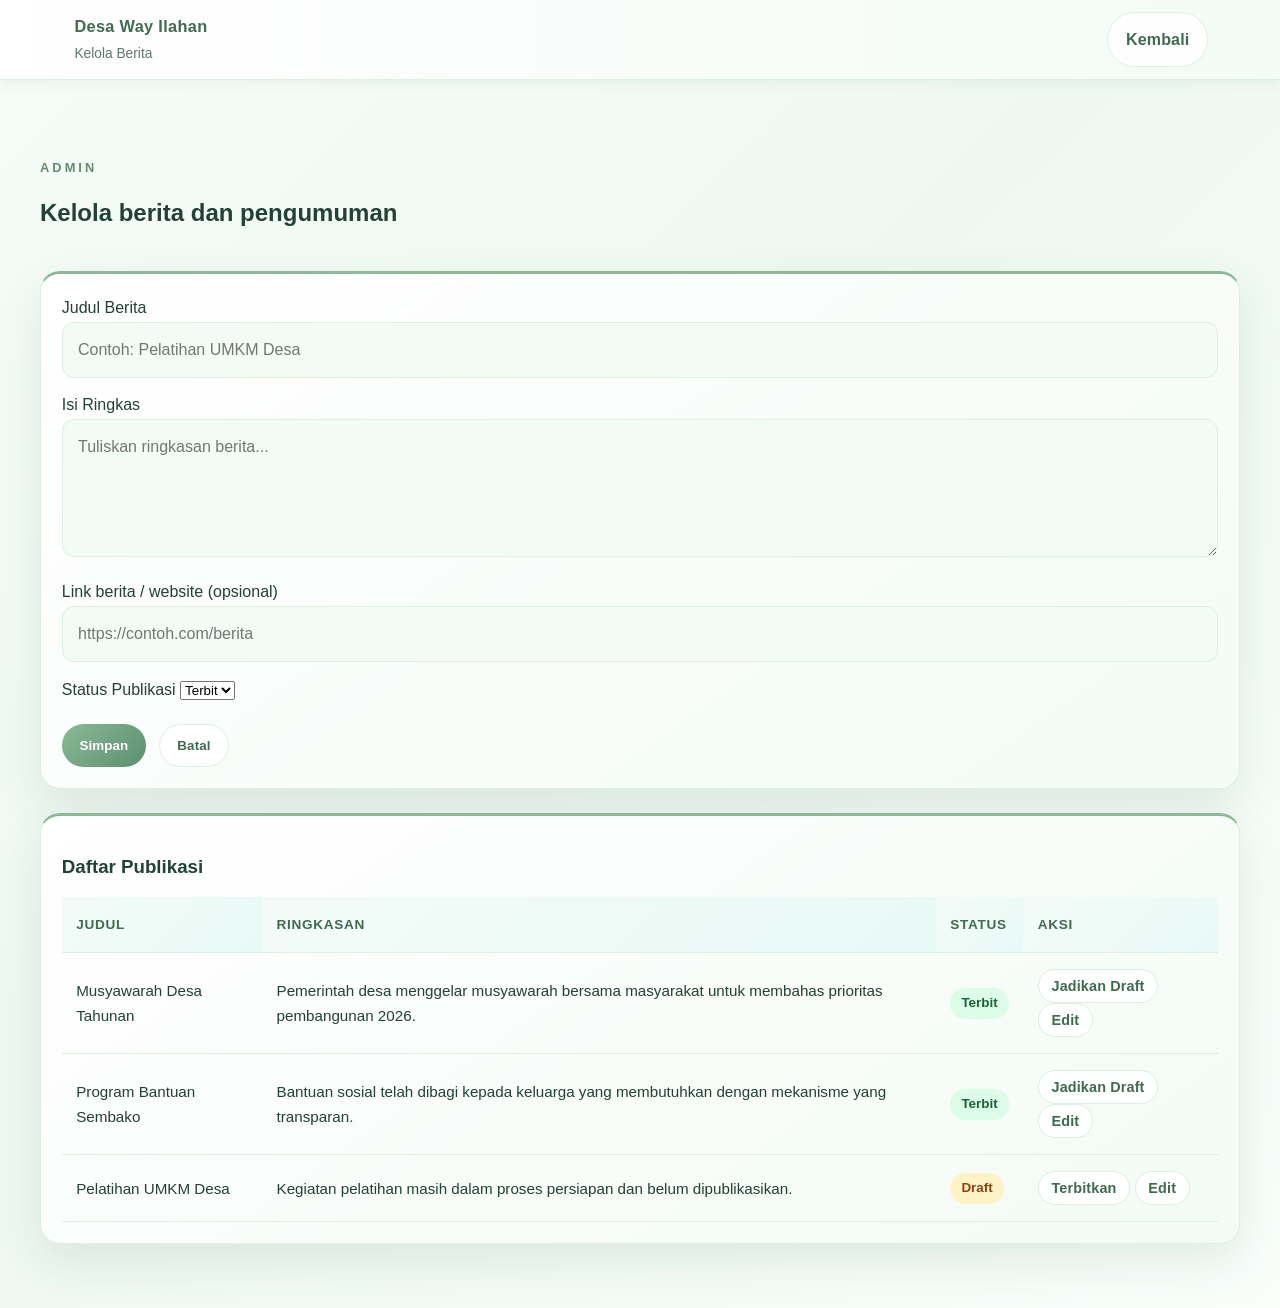
<file: kelola-berita.html>
<!DOCTYPE html>
<html lang="id">
  <head>
    <meta charset="UTF-8" />
    <meta name="viewport" content="width=device-width, initial-scale=1.0" />
    <title>Kelola Berita & Pengumuman</title>
    <link rel="stylesheet" href="styles.css" />
  </head>
  <body data-page="kelola-berita">
    <header class="topbar">
      <div class="container nav-wrap">
        <a class="brand" href="index.html">
          <strong>Desa Way Ilahan</strong>
          <span>Kelola Berita</span>
        </a>
        <a class="btn btn-outline" href="admin.html">Kembali</a>
      </div>
    </header>

    <main class="section">
      <div class="container">
        <div class="section-head">
          <div>
            <p class="eyebrow">Admin</p>
            <h2>Kelola berita dan pengumuman</h2>
          </div>
        </div>
        <div class="card">
          <form id="berita-form" class="contact-form">
            <input id="berita-id" type="hidden" />
            <label>
              Judul Berita
              <input id="berita-title" type="text" placeholder="Contoh: Pelatihan UMKM Desa" required />
            </label>
            <label>
              Isi Ringkas
              <textarea id="berita-desc" rows="4" placeholder="Tuliskan ringkasan berita..."></textarea>
            </label>
            <label>
              Link berita / website (opsional)
              <input id="berita-link" type="url" placeholder="https://contoh.com/berita" />
            </label>
            <label>
              Status Publikasi
              <select id="berita-status">
                <option value="Terbit">Terbit</option>
                <option value="Draft">Draft</option>
              </select>
            </label>
            <div class="form-actions">
              <button class="btn btn-primary" type="submit">Simpan</button>
              <button class="btn btn-outline" id="reset-berita-form" type="button">Batal</button>
            </div>
          </form>
        </div>

        <div class="card mt-24">
          <h3>Daftar Publikasi</h3>
          <table class="table">
            <thead>
              <tr>
                <th>Judul</th>
                <th>Ringkasan</th>
                <th>Status</th>
                <th>Aksi</th>
              </tr>
            </thead>
            <tbody id="berita-table-body"></tbody>
          </table>
        </div>
      </div>
    </main>

    <script src="script.js"></script>
  </body>
</html>
</file>
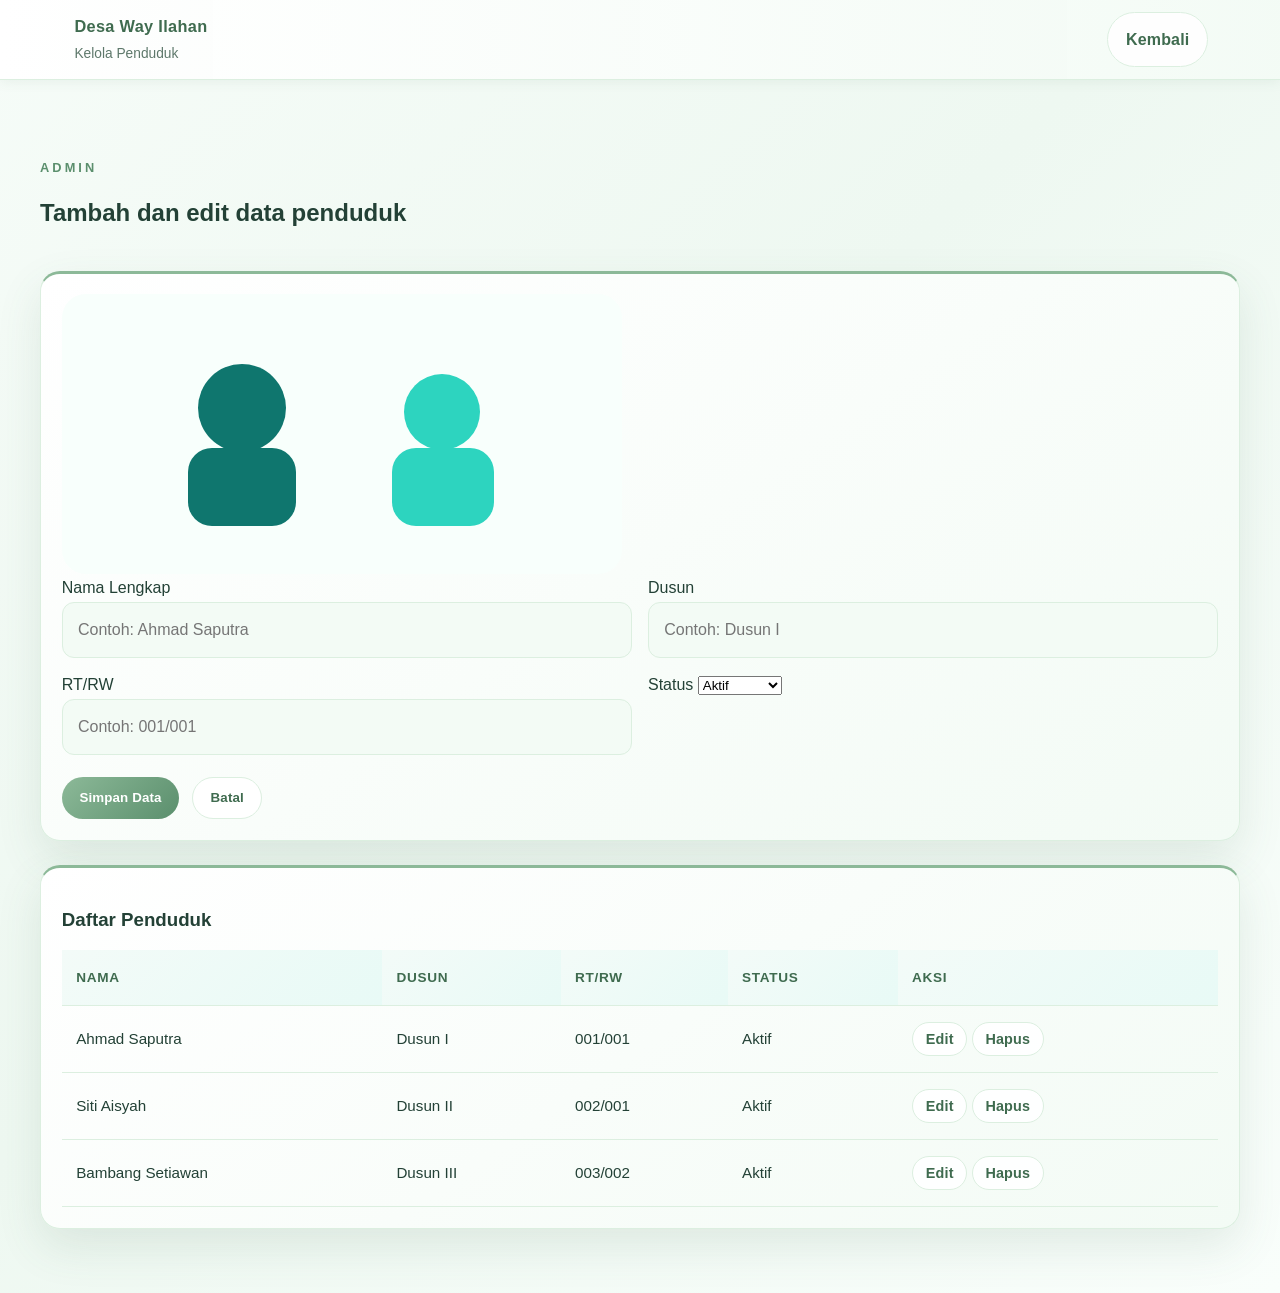
<file: kelola-penduduk.html>
<!DOCTYPE html>
<html lang="id">
  <head>
    <meta charset="UTF-8" />
    <meta name="viewport" content="width=device-width, initial-scale=1.0" />
    <title>Kelola Data Penduduk</title>
    <link rel="stylesheet" href="styles.css" />
  </head>
  <body data-page="kelola-penduduk">
    <header class="topbar">
      <div class="container nav-wrap">
        <a class="brand" href="index.html">
          <strong>Desa Way Ilahan</strong>
          <span>Kelola Penduduk</span>
        </a>
        <a class="btn btn-outline" href="admin.html">Kembali</a>
      </div>
    </header>

    <main class="section">
      <div class="container">
        <div class="section-head">
          <div>
            <p class="eyebrow">Admin</p>
            <h2>Tambah dan edit data penduduk</h2>
          </div>
        </div>
        <div class="card">
          <img src="assets/people.svg" alt="Ilustrasi penduduk" />
          <form id="penduduk-form" class="contact-form">
            <input id="penduduk-id" type="hidden" />
            <div class="form-grid">
              <label>
                Nama Lengkap
                <input id="penduduk-nama" type="text" placeholder="Contoh: Ahmad Saputra" required />
              </label>
              <label>
                Dusun
                <input id="penduduk-dusun" type="text" placeholder="Contoh: Dusun I" required />
              </label>
            </div>
            <div class="form-grid">
              <label>
                RT/RW
                <input id="penduduk-rt-rw" type="text" placeholder="Contoh: 001/001" required />
              </label>
              <label>
                Status
                <select id="penduduk-status">
                  <option value="Aktif">Aktif</option>
                  <option value="Tidak Aktif">Tidak Aktif</option>
                </select>
              </label>
            </div>
            <div class="form-actions">
              <button class="btn btn-primary" type="submit">Simpan Data</button>
              <button class="btn btn-outline" id="reset-penduduk-form" type="button">Batal</button>
            </div>
          </form>
        </div>

        <div class="card mt-24">
          <h3>Daftar Penduduk</h3>
          <table class="table">
            <thead>
              <tr>
                <th>Nama</th>
                <th>Dusun</th>
                <th>RT/RW</th>
                <th>Status</th>
                <th>Aksi</th>
              </tr>
            </thead>
            <tbody id="penduduk-table-body"></tbody>
          </table>
        </div>
      </div>
    </main>

    <script src="script.js"></script>
  </body>
</html>
</file>
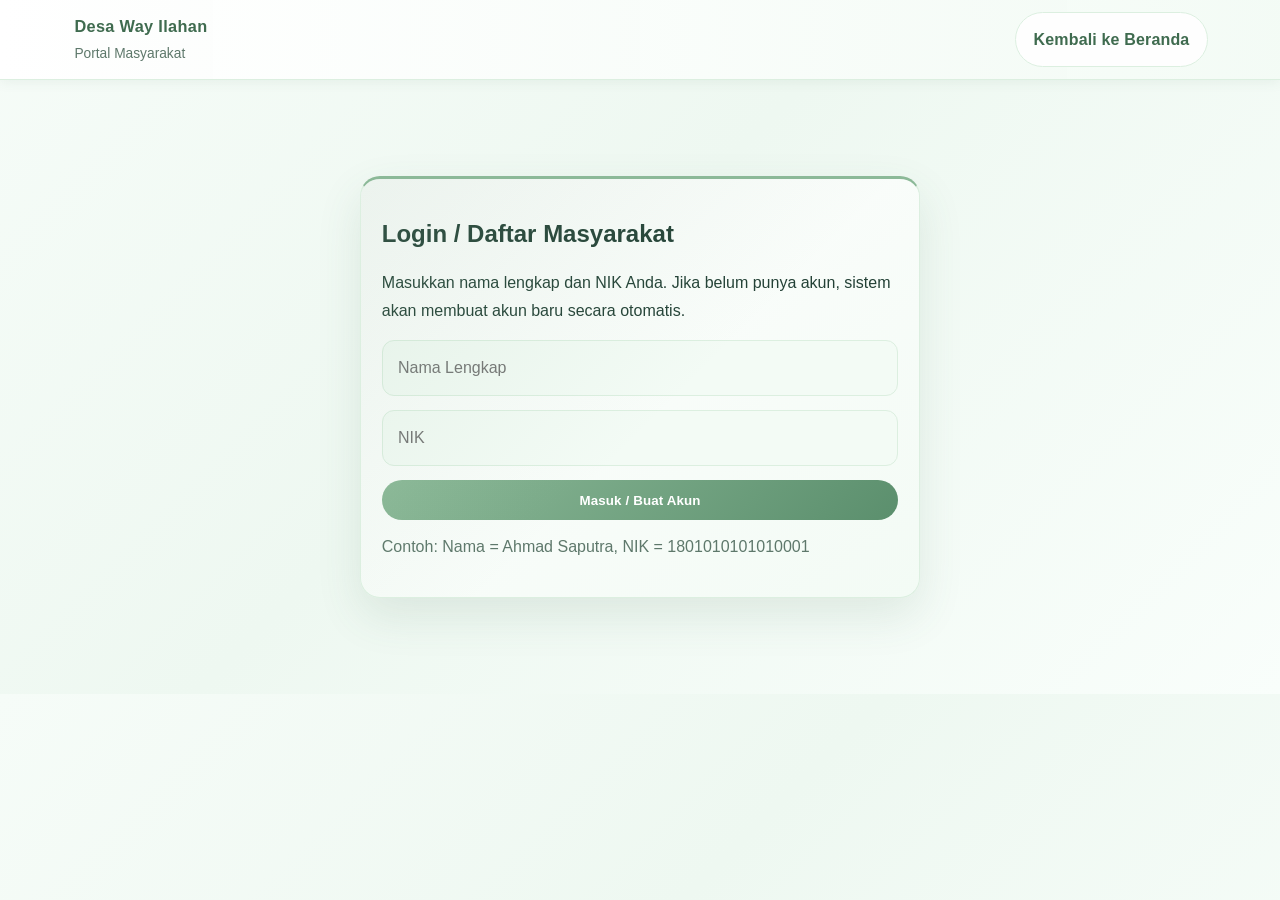
<file: masyarakat.html>
<!DOCTYPE html>
<html lang="id">
  <head>
    <meta charset="UTF-8" />
    <meta name="viewport" content="width=device-width, initial-scale=1.0" />
    <title>Login Masyarakat Desa Way Ilahan</title>
    <link rel="stylesheet" href="styles.css" />
  </head>
  <body data-page="masyarakat">
    <header class="topbar">
      <div class="container nav-wrap">
        <a class="brand" href="index.html">
          <strong>Desa Way Ilahan</strong>
          <span>Portal Masyarakat</span>
        </a>
        <a class="btn btn-outline" href="index.html">Kembali ke Beranda</a>
      </div>
    </header>

    <main class="section">
      <div class="container">
        <div id="masyarakat-login-card" class="card auth-card">
          <h2>Login / Daftar Masyarakat</h2>
          <p>Masukkan nama lengkap dan NIK Anda. Jika belum punya akun, sistem akan membuat akun baru secara otomatis.</p>
          <form id="masyarakat-login-form" class="contact-form">
            <input id="masyarakat-nama" type="text" placeholder="Nama Lengkap" required />
            <input id="masyarakat-nik" type="text" placeholder="NIK" required />
            <button class="btn btn-primary" type="submit">Masuk / Buat Akun</button>
          </form>
          <p class="hint">Contoh: Nama = Ahmad Saputra, NIK = 1801010101010001</p>
        </div>

        <div id="masyarakat-dashboard" class="card admin-card hidden">
          <div class="dashboard-head">
            <div>
              <p class="eyebrow">Akun Masyarakat</p>
              <h2 id="masyarakat-welcome">Selamat datang</h2>
              <div id="masyarakat-status-badge" class="mt-24"></div>
            </div>
            <button id="masyarakat-logout" class="btn btn-outline" type="button">Logout</button>
          </div>
          <p id="masyarakat-info" class="hint"></p>
          <div class="grid-2">
            <div class="card">
              <h3>Statistik Desa Transparan</h3>
              <div id="masyarakat-stats" class="stats-grid"></div>
              <h4>Data Terbaru</h4>
              <ul id="masyarakat-live-data" class="list"></ul>
            </div>
            <div class="card">
              <h3>Foto Desa / Kegiatan</h3>
              <img id="masyarakat-hero-image" class="masyarakat-image" src="assets/banner-desa.svg" alt="Foto desa" />
              <p id="masyarakat-image-caption" class="hint"></p>
              <ul class="list">
                <li>Data penduduk, keuangan, dan berita diambil langsung dari data yang dikelola admin.</li>
                <li>Setiap perubahan yang disimpan admin akan terlihat secara otomatis setelah halaman di-refresh.</li>
                <li>Pengaduan tetap dapat disampaikan melalui halaman kontak.</li>
              </ul>
            </div>
          </div>
        </div>
      </div>
    </main>

    <script src="script.js"></script>
  </body>
</html>
</file>
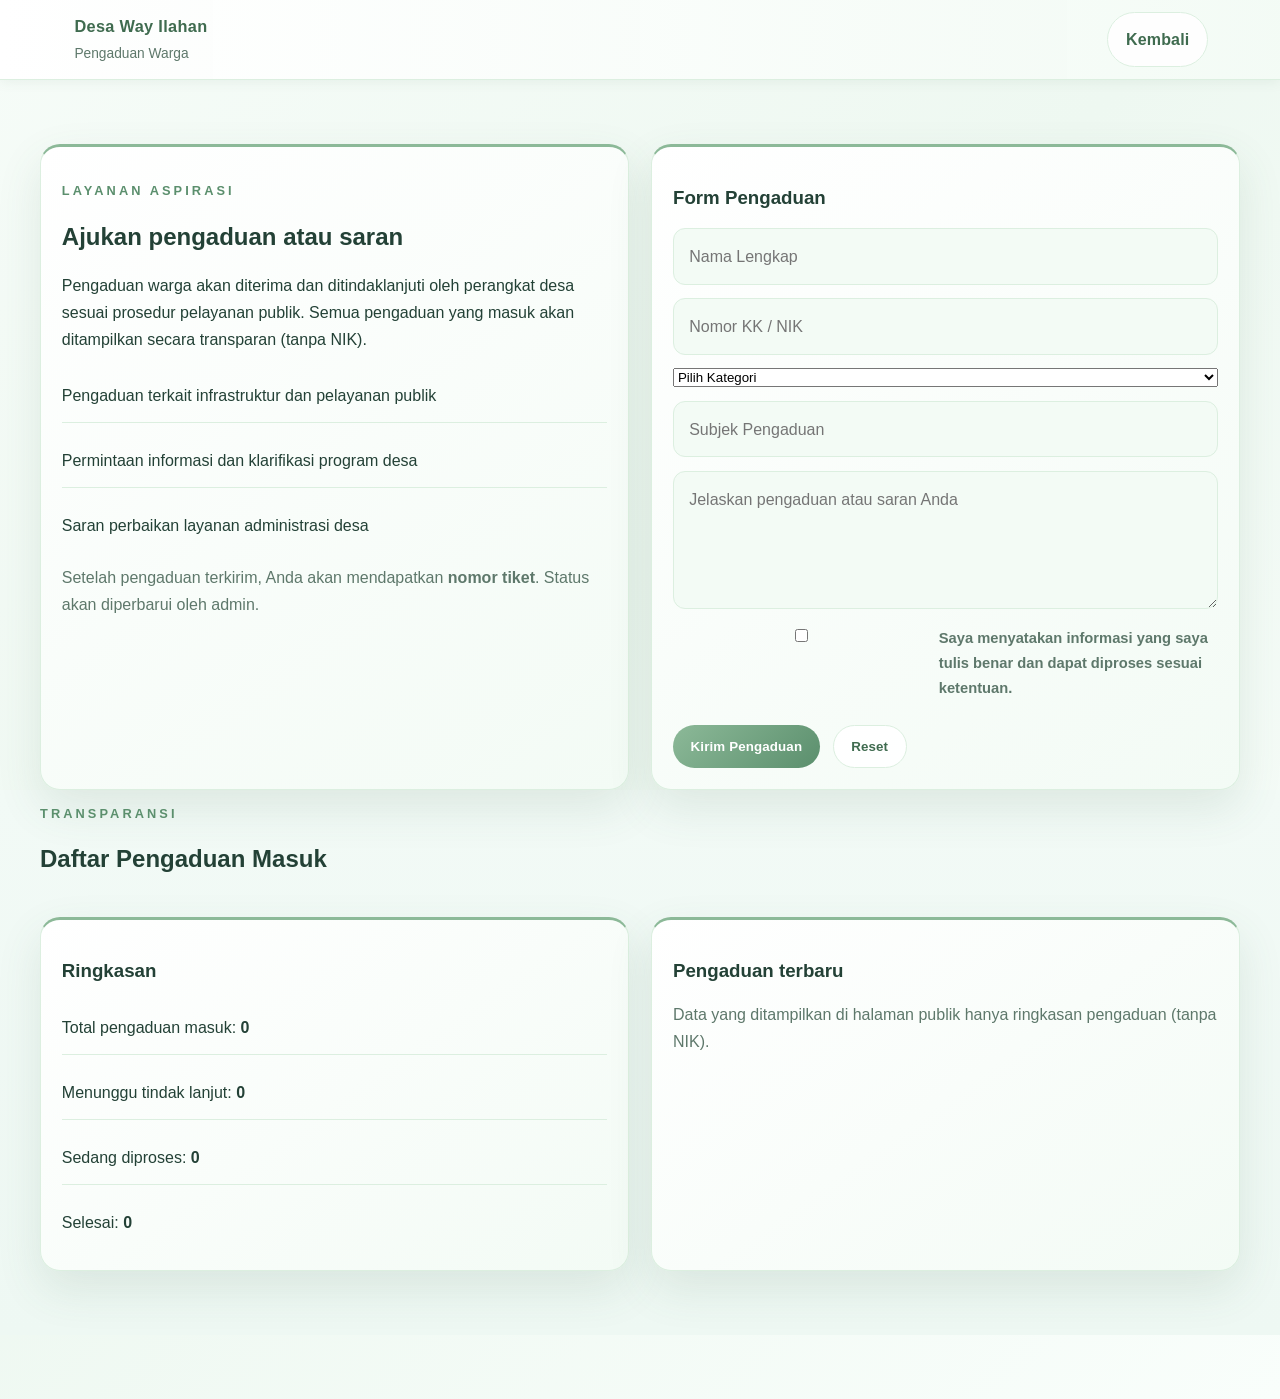
<file: pengaduan.html>
<!DOCTYPE html>
<html lang="id">
  <head>
    <meta charset="UTF-8" />
    <meta name="viewport" content="width=device-width, initial-scale=1.0" />
    <title>Pengaduan Warga Desa Way Ilahan</title>
    <link rel="stylesheet" href="styles.css" />
  </head>
  <body>
    <header class="topbar">
      <div class="container nav-wrap">
        <a class="brand" href="index.html">
          <strong>Desa Way Ilahan</strong>
          <span>Pengaduan Warga</span>
        </a>
        <a class="btn btn-outline" href="index.html">Kembali</a>
      </div>
    </header>

    <main class="section">
      <div class="container grid-2">
        <div class="card">
          <p class="eyebrow">Layanan Aspirasi</p>
          <h2>Ajukan pengaduan atau saran</h2>
          <p>
            Pengaduan warga akan diterima dan ditindaklanjuti oleh perangkat desa sesuai prosedur pelayanan publik.
            Semua pengaduan yang masuk akan ditampilkan secara transparan (tanpa NIK).
          </p>
          <ul class="list">
            <li>Pengaduan terkait infrastruktur dan pelayanan publik</li>
            <li>Permintaan informasi dan klarifikasi program desa</li>
            <li>Saran perbaikan layanan administrasi desa</li>
          </ul>

          <div class="hint" style="margin-top: 0.75rem;">
            Setelah pengaduan terkirim, Anda akan mendapatkan <strong>nomor tiket</strong>.
            Status akan diperbarui oleh admin.
          </div>
        </div>

        <div class="card">
          <h3>Form Pengaduan</h3>

          <form id="pengaduan-form" class="contact-form">
            <input id="pengaduan-nama" type="text" placeholder="Nama Lengkap" required />
            <input
              id="pengaduan-identitas"
              type="text"
              placeholder="Nomor KK / NIK"
              required
              inputmode="numeric"
            />

            <select id="pengaduan-kategori" required>
              <option value="" selected disabled>Pilih Kategori</option>
              <option value="Infrastruktur & Pelayanan">Infrastruktur & Pelayanan</option>
              <option value="Informasi & Klarifikasi Program">Informasi & Klarifikasi Program</option>
              <option value="Saran Perbaikan Administrasi">Saran Perbaikan Administrasi</option>
              <option value="Lainnya">Lainnya</option>
            </select>

            <input id="pengaduan-subjek" type="text" placeholder="Subjek Pengaduan" required />

            <textarea id="pengaduan-isi" rows="4" placeholder="Jelaskan pengaduan atau saran Anda" required></textarea>

            <label class="checkline">
              <input id="pengaduan-persetujuan" type="checkbox" required />
              <span>Saya menyatakan informasi yang saya tulis benar dan dapat diproses sesuai ketentuan.</span>
            </label>

            <div class="form-actions">
              <button class="btn btn-primary" type="submit">Kirim Pengaduan</button>
              <button id="pengaduan-reset-btn" class="btn btn-outline" type="button">Reset</button>
            </div>
          </form>

          <div id="pengaduan-submit-result" class="hint hidden" style="margin-top: 1rem;"></div>
        </div>
      </div>

      <section class="section alt-bg" style="padding-top: 0;">
        <div class="container">
          <div class="section-head">
            <div>
              <p class="eyebrow">Transparansi</p>
              <h2>Daftar Pengaduan Masuk</h2>
            </div>
          </div>

          <div id="pengaduan-list-container" class="grid-2">
            <div class="card">
              <h3>Ringkasan</h3>
              <ul class="list">
                <li>
                  Total pengaduan masuk:
                  <strong id="pengaduan-total">0</strong>
                </li>
                <li>
                  Menunggu tindak lanjut:
                  <strong id="pengaduan-pending">0</strong>
                </li>
                <li>
                  Sedang diproses:
                  <strong id="pengaduan-processing">0</strong>
                </li>
                <li>
                  Selesai:
                  <strong id="pengaduan-done">0</strong>
                </li>
              </ul>
            </div>

            <div class="card">
              <h3>Pengaduan terbaru</h3>
              <div id="pengaduan-public-list" class="preview-list"></div>
              <p id="pengaduan-public-empty" class="hint hidden">Belum ada pengaduan yang masuk.</p>
              <div class="hint" style="margin-top: 1rem;">
                Data yang ditampilkan di halaman publik hanya ringkasan pengaduan (tanpa NIK).
              </div>
            </div>
          </div>
        </div>
      </section>
    </main>

    <script src="script.js"></script>
  </body>
</html>
</file>
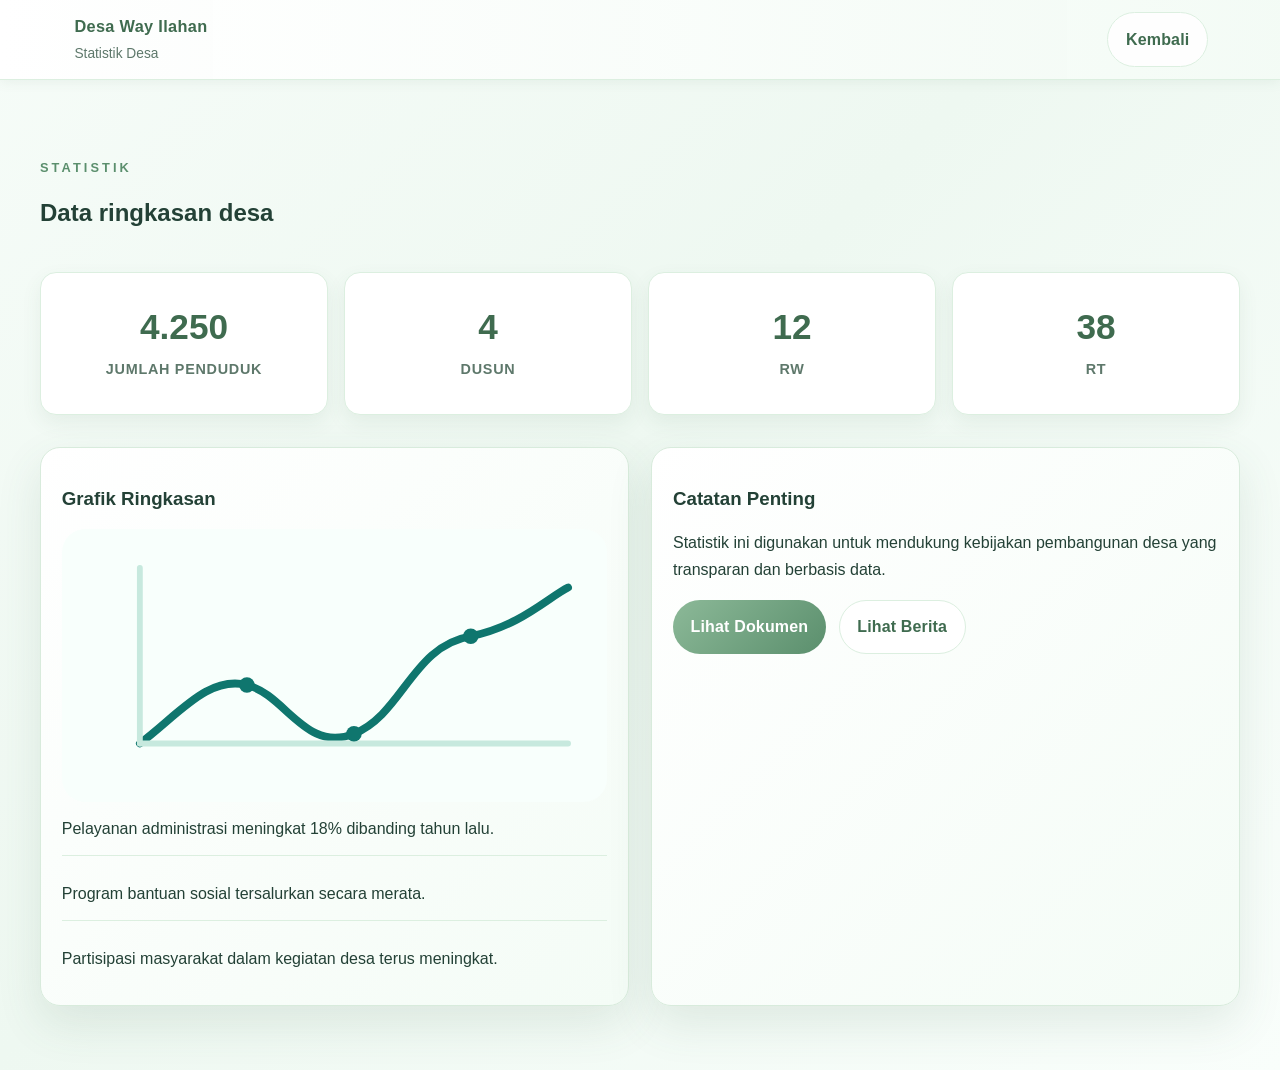
<file: statistik.html>
<!DOCTYPE html>
<html lang="id">
  <head>
    <meta charset="UTF-8" />
    <meta name="viewport" content="width=device-width, initial-scale=1.0" />
    <title>Statistik Desa Way Ilahan</title>
    <link rel="stylesheet" href="styles.css" />
  </head>
  <body>
    <header class="topbar">
      <div class="container nav-wrap">
        <a class="brand" href="index.html">
          <strong>Desa Way Ilahan</strong>
          <span>Statistik Desa</span>
        </a>
        <a class="btn btn-outline" href="index.html">Kembali</a>
      </div>
    </header>

    <main class="section">
      <div class="container">
        <div class="section-head">
          <div>
            <p class="eyebrow">Statistik</p>
            <h2>Data ringkasan desa</h2>
          </div>
        </div>
        <div class="stats-grid">
          <article class="stat-card">
            <h3>4.250</h3>
            <p>Jumlah Penduduk</p>
          </article>
          <article class="stat-card">
            <h3>4</h3>
            <p>Dusun</p>
          </article>
          <article class="stat-card">
            <h3>12</h3>
            <p>RW</p>
          </article>
          <article class="stat-card">
            <h3>38</h3>
            <p>RT</p>
          </article>
        </div>
        <div class="grid-2 mt-24">
          <div class="card dashboard-shell">
            <h3>Grafik Ringkasan</h3>
            <img src="assets/chart.svg" alt="Grafik Statistik Desa" />
            <ul class="list">
              <li>Pelayanan administrasi meningkat 18% dibanding tahun lalu.</li>
              <li>Program bantuan sosial tersalurkan secara merata.</li>
              <li>Partisipasi masyarakat dalam kegiatan desa terus meningkat.</li>
            </ul>
          </div>
          <div class="card dashboard-shell">
            <h3>Catatan Penting</h3>
            <p>Statistik ini digunakan untuk mendukung kebijakan pembangunan desa yang transparan dan berbasis data.</p>
            <div class="dashboard-actions">
              <a class="btn btn-primary" href="dokumen.html">Lihat Dokumen</a>
              <a class="btn btn-outline" href="berita.html">Lihat Berita</a>
            </div>
          </div>
        </div>
      </div>
    </main>
  </body>
</html>
</file>
<file: styles.css>
:root {
  --green: #5b8f6d;
  --green-dark: #3f6b4f;
  --green-light: #8cb998;
  --green-soft: #f3fbf5;
  --green-soft-strong: #e8f6eb;
  --text: #234136;
  --muted: #5e786b;
  --border: #dcefe0;
  --bg: #f6fcf8;
  --white: #ffffff;
  --shadow: 0 18px 45px rgba(63, 107, 79, 0.12);
  --shadow-sm: 0 8px 20px rgba(63, 107, 79, 0.08);
}

* { box-sizing: border-box; }
html { scroll-behavior: smooth; }
body {
  margin: 0;
  font-family: 'Inter', sans-serif;
  color: var(--text);
  background: linear-gradient(135deg, #f6fcf8 0%, #eef8f1 45%, #f9fefb 100%);
  line-height: 1.7;
}

body[data-page="admin"] {
  background:
    radial-gradient(circle at top left, rgba(140, 185, 152, 0.2) 0%, transparent 28%),
    linear-gradient(135deg, #f9fefb 0%, #eef8f1 50%, #f1fbf4 100%);
}
a { color: inherit; text-decoration: none; }
img { max-width: 100%; display: block; }
.container { 
  width: min(1200px, calc(100% - 2rem)); 
  margin: 0 auto; 
}
.topbar {
  position: sticky; 
  top: 0; 
  z-index: 20; 
  background: linear-gradient(90deg, rgba(255, 255, 255, 0.98) 0%, rgba(243, 251, 245, 0.97) 100%);
  backdrop-filter: blur(12px); 
  border-bottom: 1px solid var(--border);
  box-shadow: 0 2px 12px rgba(63, 107, 79, 0.08);
  padding: 0.75rem 0;
}
.nav-wrap { 
  display: flex; 
  justify-content: space-between; 
  align-items: center; 
  gap: 1.2rem;
  max-width: 1200px;
  margin: 0 auto;
  padding: 0 2rem;
}
.brand { display: flex; flex-direction: column; gap: 0.1rem; padding-left: 0.15rem; }
.brand strong { font-size: 1.02rem; color: var(--green-dark); letter-spacing: 0.02em; }
.brand span { font-size: 0.86rem; color: var(--muted); }
.nav-links { 
  display: flex; 
  align-items: center; 
  gap: 0.3rem; 
  flex-wrap: wrap;
}
.nav-links a { 
  padding: 0.6rem 1rem; 
  border-radius: 8px; 
  color: var(--muted); 
  font-weight: 500;
  font-size: 0.95rem;
  transition: all 180ms ease;
}
.nav-links a:hover { 
  background: #f0faf7; 
  color: var(--green-dark); 
}
.menu-toggle { display: none; border: 1px solid var(--border); background: white; border-radius: 999px; padding: 0.6rem 0.8rem; cursor: pointer; }
.btn {
  display: inline-flex; align-items: center; justify-content: center; border: 0; border-radius: 999px; padding: 0.8rem 1.1rem; font-weight: 700; cursor: pointer; transition: 180ms ease;
  letter-spacing: 0.01em;
}
.btn:hover { transform: translateY(-2px); box-shadow: 0 10px 20px rgba(63, 107, 79, 0.12); }
.btn-primary { background: linear-gradient(135deg, var(--green-light) 0%, var(--green) 100%); color: white; }
.btn-primary:hover { background: linear-gradient(135deg, var(--green) 0%, var(--green-dark) 100%); }
.btn-secondary { background: var(--green-soft-strong); color: var(--green-dark); }
.btn-outline { border: 1px solid var(--border); background: rgba(255, 255, 255, 0.95); color: var(--green-dark); }
.hero {
  padding: 3rem 0 3.5rem; 
  background: linear-gradient(135deg, #f7fffc 0%, #e4f8f2 45%, #dff7ea 100%);
  border-bottom: 1px solid rgba(15, 118, 110, 0.12);
}
.hero-grid { 
  display: grid; 
  grid-template-columns: 1fr; 
  gap: 2rem; 
  align-items: center; 
}
.eyebrow { color: var(--green); text-transform: uppercase; letter-spacing: 0.24em; font-size: 0.8rem; font-weight: 800; margin-bottom: 0.5rem; }
h1, h2, h3 { line-height: 1.25; }
h1 { 
  font-size: clamp(2rem, 4.2vw, 3rem); 
  margin: 0 0 1rem; 
  color: var(--green-dark);
}
.hero-text { font-size: 1.04rem; color: var(--muted); max-width: 660px; }
.hero-logo { width: 86px; height: 86px; margin-bottom: 1rem; }
.brand-logos { 
  display: flex; 
  align-items: center; 
  gap: 1.2rem; 
  flex-wrap: wrap;
  justify-content: center;
  margin-bottom: 1rem;
}
.hero-logo--tanggamus { width: 92px; height: 92px; }
.banner-card { margin: 1.2rem 0 1.2rem; padding: 0.8rem; background: linear-gradient(135deg, #ffffff 0%, #f0fdf9 100%); border: 1px solid var(--border); border-radius: 22px; box-shadow: var(--shadow); }
.banner-card img { border-radius: 18px; border: 1px solid rgba(15, 118, 110, 0.1); }
.hero-actions { display: flex; gap: 0.9rem; margin-top: 1.5rem; flex-wrap: wrap; }
.hero-card, .card {
  background: linear-gradient(145deg, var(--white) 0%, var(--green-soft) 100%);
  border: 1px solid var(--border);
  border-radius: 20px;
  padding: 1.3rem;
  box-shadow: var(--shadow);
}
.hero-card {
  border-left: 4px solid var(--green-light);
}
.card {
  border-top: 3px solid var(--green-light);
}
.hero-card ul { list-style: none; padding: 0; margin: 0; display: grid; gap: 0.8rem; }
.hero-card li { display: flex; flex-direction: column; gap: 0.2rem; padding-bottom: 0.7rem; border-bottom: 1px solid var(--border); }
.hero-card li:last-child { border-bottom: 0; padding-bottom: 0; }
.hero-card span { font-size: 0.8rem; color: var(--muted); text-transform: uppercase; letter-spacing: 0.12em; }
.announcement { background: linear-gradient(90deg, var(--green-dark) 0%, #0b4f4a 100%); color: white; padding: 0.9rem 0; font-weight: 600; }
.section { padding: 4rem 0; }
.alt-bg { background: linear-gradient(180deg, #f2faf6 0%, #eef8f3 100%); }
.grid-2 { display: grid; grid-template-columns: 1fr 1fr; gap: 1.4rem; }
.section-head { display: flex; justify-content: space-between; align-items: center; margin-bottom: 1.4rem; }
.stats-grid { display: grid; grid-template-columns: repeat(4, 1fr); gap: 1rem; margin: 1.5rem 0 2rem; }
.stat-card { 
  background: white; 
  border: 1px solid var(--border); 
  border-radius: 16px; 
  padding: 2rem 1.5rem; 
  text-align: center;
  box-shadow: var(--shadow-sm);
  transition: all 180ms ease;
}
.stat-card:hover {
  transform: translateY(-4px);
  box-shadow: 0 8px 24px rgba(17, 94, 89, 0.12);
}
.stat-card h3 { 
  font-size: 2.2rem; 
  margin: 0; 
  color: var(--green-dark);
  font-weight: 800;
}
.stat-card p { 
  color: var(--muted); 
  margin: 0.5rem 0 0;
  font-weight: 600;
  font-size: 0.9rem;
  text-transform: uppercase;
  letter-spacing: 0.05em;
}
.list { list-style: none; padding: 0; margin: 0; display: grid; gap: 0.7rem; }
.list li { padding: 0.8rem 0; border-bottom: 1px solid var(--border); }
.list li:last-child { border-bottom: 0; }
.vision-block { margin-top: 1rem; padding-top: 1rem; border-top: 1px solid var(--border); }
.money-row { display: flex; justify-content: space-between; padding: 0.8rem 0; border-bottom: 1px solid var(--border); gap: 1rem; }
.money-row:last-of-type { border-bottom: 0; }
.gallery-grid { display: grid; grid-template-columns: repeat(3, 1fr); gap: 1rem; }
.gallery-item { background: white; border: 1px solid var(--border); border-radius: 16px; overflow: hidden; }
.gallery-item .thumb { height: 150px; background: linear-gradient(135deg, var(--green) 0%, #22c55e 100%); }
.gallery-item .content { padding: 1rem; }
.contact-form, .admin-form { display: grid; gap: 0.85rem; }
.table { 
  width: 100%; 
  border-collapse: collapse; 
  overflow: hidden;
}
.table th, .table td { 
  padding: 1rem 0.9rem; 
  border-bottom: 1px solid var(--border); 
  text-align: left;
  font-size: 0.95rem;
}
.table th { 
  background: linear-gradient(135deg, #f3fbf8 0%, #e8faf6 100%);
  color: var(--green-dark);
  font-weight: 700;
  text-transform: uppercase;
  letter-spacing: 0.05em;
  font-size: 0.85rem;
}
.table tbody tr:hover {
  background: rgba(15, 118, 110, 0.02);
}
.small-card { padding: 0.8rem; }
.image-preview { width: 100%; max-height: 220px; object-fit: cover; border-radius: 14px; border: 1px solid var(--border); margin-top: 0.6rem; }
.masyarakat-image { width: 100%; border-radius: 16px; border: 1px solid var(--border); margin-top: 0.7rem; }
.gallery-admin-grid { display: grid; gap: 0.8rem; margin-top: 0.8rem; }
.gallery-admin-item { display: grid; grid-template-columns: 86px 1fr auto; gap: 0.8rem; align-items: center; border: 1px solid var(--border); border-radius: 14px; padding: 0.7rem; background: #fafdfb; }
.gallery-admin-item img { width: 86px; height: 86px; object-fit: cover; border-radius: 10px; }
.gallery-item .thumb { height: 150px; background: linear-gradient(135deg, var(--green) 0%, #22c55e 100%); overflow: hidden; }
.gallery-item .thumb img { width: 100%; height: 100%; object-fit: cover; display: block; }
.news-card .btn { margin-top: 0.8rem; }
.quick-links { display: flex; flex-wrap: wrap; gap: 0.5rem; margin-top: 0.7rem; }
.quick-links a, .gallery-link { display: inline-flex; align-items: center; gap: 0.3rem; color: var(--green-dark); font-weight: 600; font-size: 0.92rem; }
.gallery-link { margin-top: 0.7rem; }
.form-grid { display: grid; grid-template-columns: repeat(2, minmax(0, 1fr)); gap: 1rem; }
.form-actions { display: flex; gap: 0.8rem; flex-wrap: wrap; margin-top: 0.5rem; }
.btn-sm { padding: 0.5rem 0.8rem; font-size: 0.9rem; }
.status-pill { display: inline-block; padding: 0.24rem 0.7rem; border-radius: 999px; font-size: 0.84rem; font-weight: 700; }
.status-published { background: #dcfce7; color: #166534; }
.status-draft { background: #fef3c7; color: #92400e; }
input, textarea { width: 100%; border: 1px solid var(--border); border-radius: 12px; padding: 0.85rem 0.95rem; font: inherit; background: var(--green-soft); }
input:focus, textarea:focus { outline: none; box-shadow: 0 0 0 3px rgba(91, 143, 109, 0.16); border-color: var(--green-light); }
.card, .btn, .hero-logo, .banner-card { transition: transform 180ms ease, box-shadow 180ms ease; }
.card:hover { transform: translateY(-2px); }
textarea { resize: vertical; }
.auth-card { max-width: 560px; margin: 2rem auto; position: relative; overflow: hidden; background: linear-gradient(145deg, #fefefe 0%, #f3fbf5 100%); }
.auth-card::before {
  content: "";
  position: absolute;
  inset: 0;
  background: linear-gradient(135deg, rgba(140, 185, 152, 0.16), transparent 55%);
  pointer-events: none;
}
.admin-card { margin: 2rem auto; }
.dashboard-head { display: flex; justify-content: space-between; gap: 1rem; align-items: center; margin-bottom: 1rem; }
.dashboard-shell { border: 1px solid #d8ebdc; background: linear-gradient(135deg, #ffffff 0%, #f4fcf6 100%); }
.dashboard-layout { 
  display: grid; 
  grid-template-columns: 260px 1fr; 
  gap: 1.5rem;
  min-height: calc(100vh - 200px);
}
.sidebar { 
  background: linear-gradient(135deg, #7ca67f 0%, #4f7d5f 100%); 
  color: white;
  border-radius: 18px; 
  padding: 2rem 1.2rem;
  display: flex; 
  flex-direction: column; 
  gap: 1rem;
  height: fit-content;
  position: sticky;
  top: 100px;
  box-shadow: var(--shadow-sm);
}
.sidebar h3 {
  margin: 0 0 1rem 0;
  font-size: 1.1rem;
  font-weight: 700;
  color: rgba(255, 255, 255, 0.95);
}
.sidebar a, .sidebar button { 
  color: rgba(255, 255, 255, 0.9);
  padding: 0.9rem 1rem;
  border-radius: 10px;
  font-weight: 500;
  border: 1px solid rgba(255, 255, 255, 0.1);
  background: rgba(255, 255, 255, 0.08);
  transition: all 180ms ease;
  text-align: left;
  cursor: pointer;
}
.sidebar a:hover, .sidebar button:hover { 
  background: rgba(255, 255, 255, 0.2);
  border-color: rgba(255, 255, 255, 0.2);
  transform: translateX(4px);
}
.sidebar button { 
  border: 1px solid rgba(255, 255, 255, 0.2); 
  margin-top: auto;
}
.dashboard-main { display: grid; gap: 1.5rem; }
.dashboard-preview { margin: 0; padding: 1rem; border: 1px solid var(--border); border-radius: 18px; background: white; }
.dashboard-preview img { width: 100%; border-radius: 16px; }
.dashboard-summary { display: grid; grid-template-columns: repeat(4, 1fr); gap: 1rem; }
.summary-card { 
  background: linear-gradient(145deg, #ffffff 0%, #f5fcf7 100%); 
  border: 1px solid var(--border); 
  border-radius: 16px; 
  padding: 1.5rem; 
  display: flex; 
  flex-direction: column; 
  gap: 0.5rem;
  border-left: 4px solid var(--green-light);
}
.summary-card strong { 
  font-size: 1.8rem; 
  color: var(--green-dark); 
  font-weight: 800;
}
.summary-card span {
  font-size: 0.9rem;
  color: var(--muted);
  font-weight: 600;
  text-transform: uppercase;
  letter-spacing: 0.05em;
}
.activity-card { 
  background: linear-gradient(145deg, #ffffff 0%, #f5fcf7 100%); 
  border: 1px solid var(--border); 
  border-radius: 16px; 
  padding: 1.5rem;
}
.dashboard-actions { display: flex; gap: 0.8rem; flex-wrap: wrap; }
.preview-list { margin-top: 0.8rem; }
.preview-list strong { display: block; margin-bottom: 0.4rem; }
.checkline {
  display: flex;
  gap: 0.75rem;
  align-items: flex-start;
  padding: 0.2rem 0.1rem;
}
.checkline span {
  color: var(--muted);
  font-weight: 600;
  font-size: 0.92rem;
}

.preview-list .pengaduan-row {
  display: flex;
  flex-direction: column;
  gap: 0.25rem;
  padding: 0.9rem 0;
  border-bottom: 1px solid var(--border);
}
.preview-list .pengaduan-row:last-child {
  border-bottom: 0;
}

.status-pill.status-waiting {
  background: #e0f2fe;
  color: #075985;
}
.status-pill.status-processing {
  background: #fef3c7;
  color: #92400e;
}
.status-pill.status-done {
  background: #dcfce7;
  color: #166534;
}

.hidden { display: none; }
.hint { color: var(--muted); margin-top: 0.8rem; }
.mt-24 { margin-top: 1.5rem; }
.footer { padding: 1.4rem 0 2rem; color: var(--muted); }
.footer-wrap { display: flex; justify-content: space-between; gap: 1rem; flex-wrap: wrap; }
@media (max-width: 860px) {
  .hero-grid, .grid-2, .stats-grid, .gallery-grid, .dashboard-summary { grid-template-columns: 1fr; }
  .nav-wrap { 
    flex-direction: column; 
    align-items: flex-start;
    padding: 0 1rem;
  }
  .menu-toggle { display: inline-flex; }
  .nav-links { 
    display: none; 
    width: 100%; 
    flex-direction: column; 
    align-items: flex-start; 
    padding-top: 0.6rem; 
  }
  .nav-links.open { display: flex; }
  .nav-links .btn { width: 100%; justify-content: flex-start; }
  .dashboard-layout { 
    grid-template-columns: 1fr; 
  }
  .sidebar {
    position: static;
  }
}
</file>
